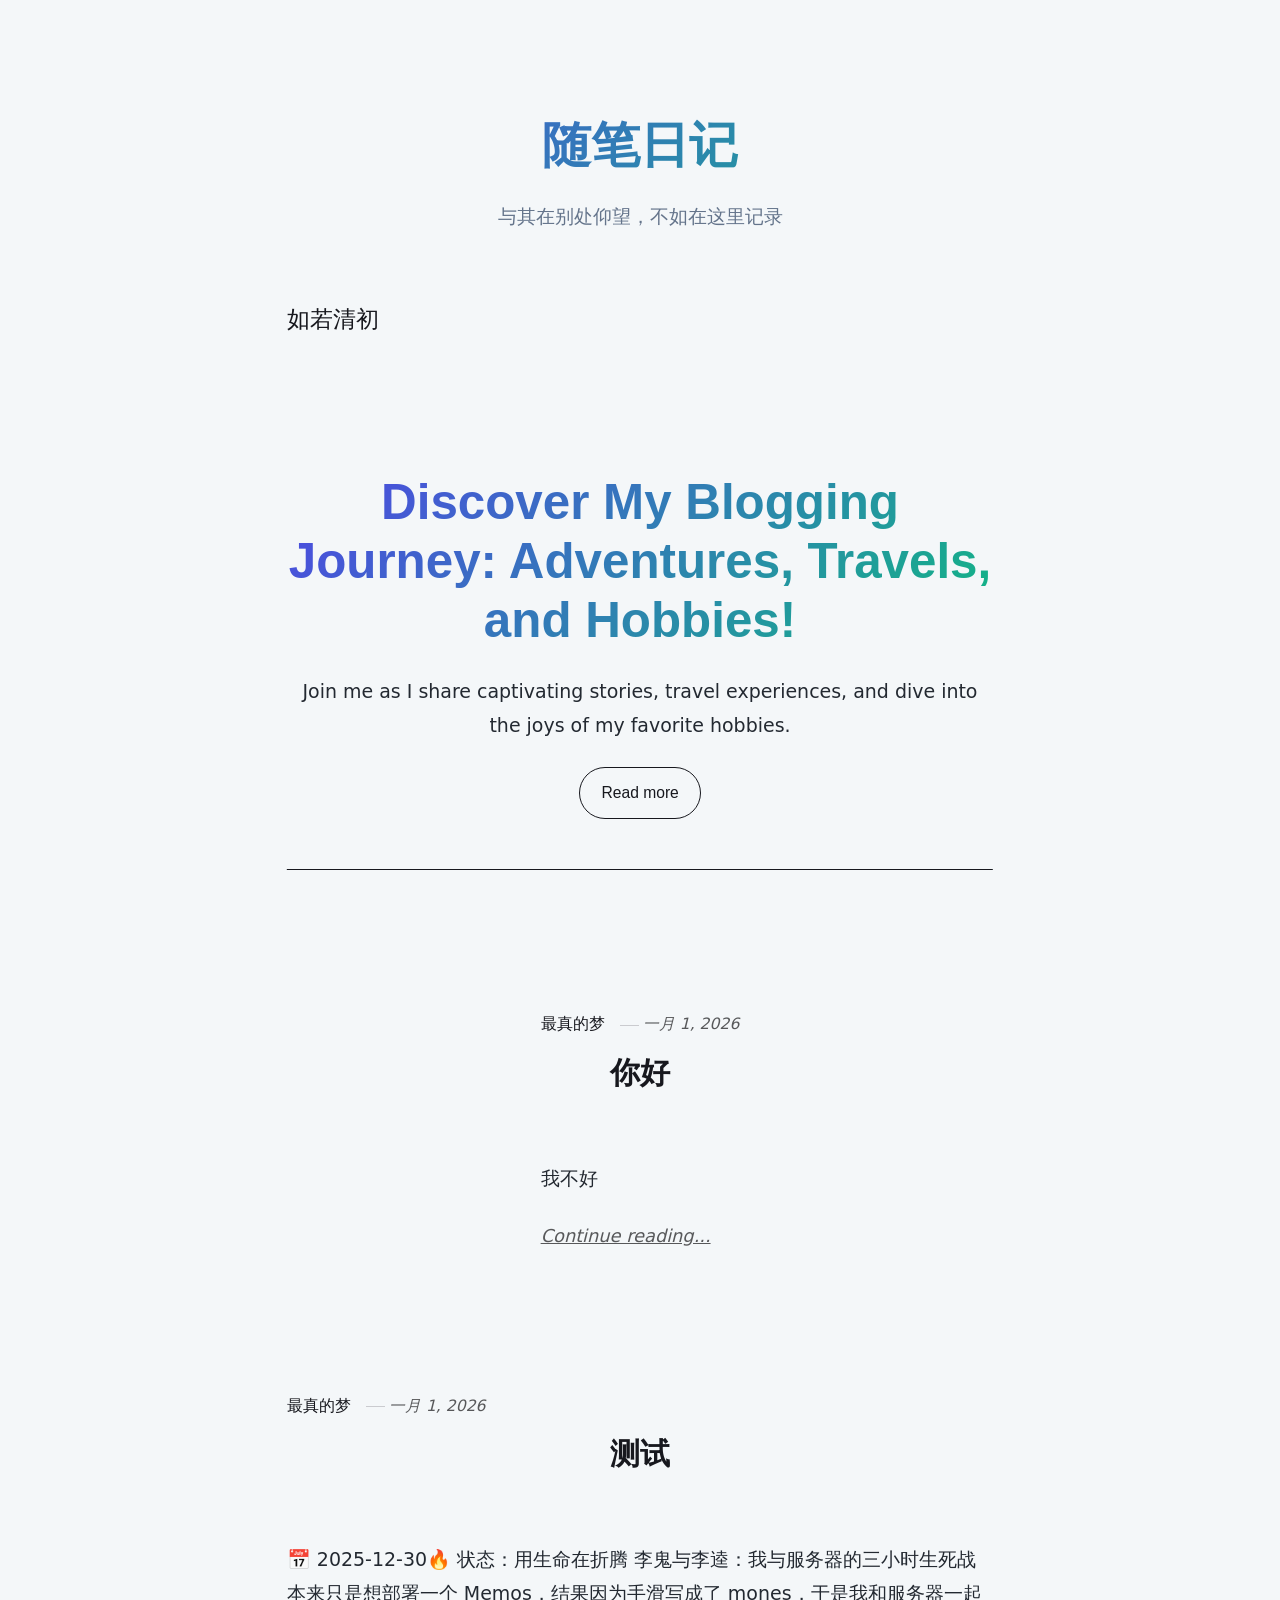
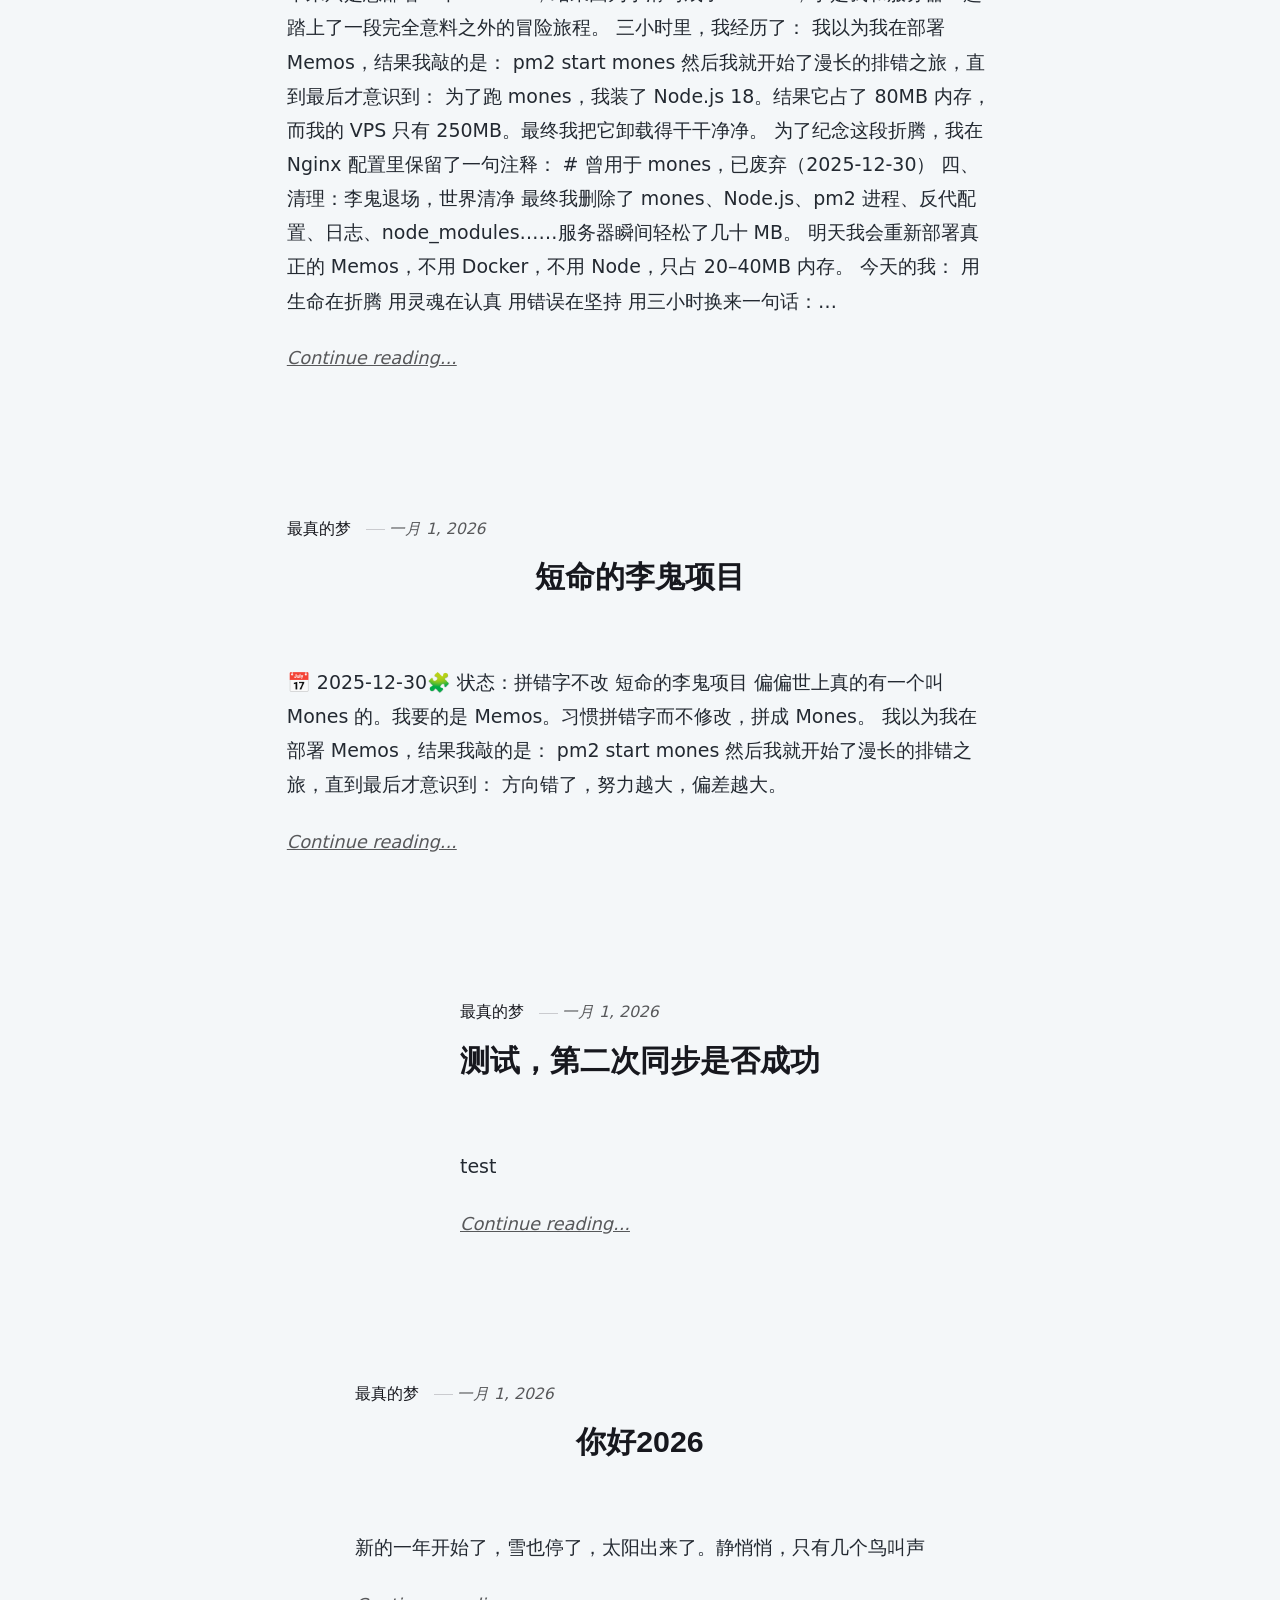
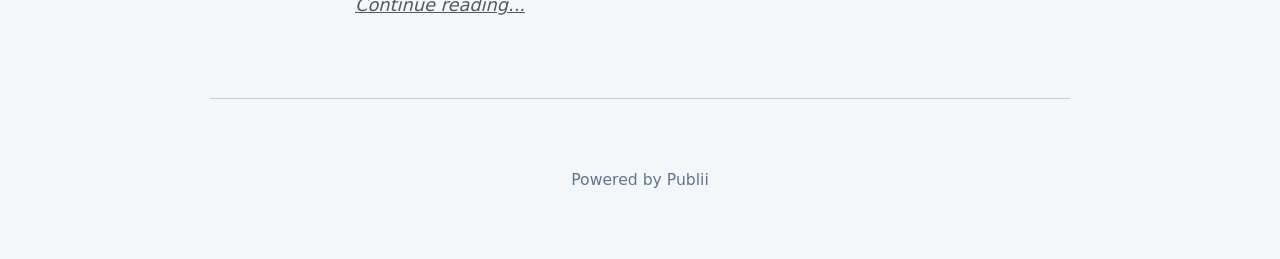
<file: index.html>
<!DOCTYPE html><html lang="zh-cn"><head><meta charset="utf-8"><meta http-equiv="X-UA-Compatible" content="IE=edge"><meta name="viewport" content="width=device-width,initial-scale=1"><title>如若清初</title><meta name="generator" content="Publii Open-Source CMS for Static Site"><link rel="canonical" href="https://weijinpro.github.io/gh-pages/"><link rel="alternate" type="application/atom+xml" href="https://weijinpro.github.io/gh-pages/feed.xml" title="如若清初 - RSS"><link rel="alternate" type="application/json" href="https://weijinpro.github.io/gh-pages/feed.json" title="如若清初 - JSON"><meta property="og:title" content="如若清初"><meta property="og:site_name" content="如若清初"><meta property="og:description" content=""><meta property="og:url" content="https://weijinpro.github.io/gh-pages/"><meta property="og:type" content="website"><link rel="stylesheet" href="https://weijinpro.github.io/gh-pages/assets/css/style.css?v=ff8572fa5810ca5ac93d30f82dda5213"><script type="application/ld+json">{"@context":"http://schema.org","@type":"Organization","name":"如若清初","url":"https://weijinpro.github.io/gh-pages/"}</script><noscript><style>img[loading] {
                    opacity: 1;
                }</style></noscript><header><h1>随笔日记</h1><p style="color: var(--text-muted);">与其在别处仰望，不如在这里记录</p></header></head><body class="home-template"><header class="top js-header"><a class="logo" href="https://weijinpro.github.io/gh-pages/">如若清初</a></header><main><div class="hero hero--noimage"><header class="hero__content"><div class="wrapper"><h1>Discover My Blogging Journey: Adventures, Travels, and Hobbies!</h1><p>Join me as I share captivating stories, travel experiences, and dive into the joys of my favorite hobbies.</p><p><a href="#" class="btn">Read more</a></p></div></header></div><div class="wrapper feed"><article class="feed__item feed__item--centered"><div class="feed__content"><header><div class="feed__meta"><a href="https://weijinpro.github.io/gh-pages/authors/zui-zhen-de-meng/" class="feed__author">最真的梦</a> <time datetime="2026-01-01T18:56" class="feed__date">一月 1, 2026</time></div><h2 class="feed__title"><a href="https://weijinpro.github.io/gh-pages/ni-hao.html">你好</a></h2></header><p>我不好</p><a href="https://weijinpro.github.io/gh-pages/ni-hao.html" class="readmore feed__readmore">Continue reading...</a></div></article><article class="feed__item feed__item--centered"><div class="feed__content"><header><div class="feed__meta"><a href="https://weijinpro.github.io/gh-pages/authors/zui-zhen-de-meng/" class="feed__author">最真的梦</a> <time datetime="2026-01-01T18:53" class="feed__date">一月 1, 2026</time></div><h2 class="feed__title"><a href="https://weijinpro.github.io/gh-pages/ce-shi.html">测试</a></h2></header><p>📅 2025-12-30🔥 状态：用生命在折腾 李鬼与李逵：我与服务器的三小时生死战 本来只是想部署一个 Memos，结果因为手滑写成了 mones，于是我和服务器一起踏上了一段完全意料之外的冒险旅程。 三小时里，我经历了： 我以为我在部署 Memos，结果我敲的是： pm2 start mones 然后我就开始了漫长的排错之旅，直到最后才意识到： 为了跑 mones，我装了 Node.js 18。结果它占了 80MB 内存，而我的 VPS 只有 250MB。最终我把它卸载得干干净净。 为了纪念这段折腾，我在 Nginx 配置里保留了一句注释： # 曾用于 mones，已废弃（2025-12-30） 四、清理：李鬼退场，世界清净 最终我删除了 mones、Node.js、pm2 进程、反代配置、日志、node_modules……服务器瞬间轻松了几十 MB。 明天我会重新部署真正的 Memos，不用 Docker，不用 Node，只占 20–40MB 内存。 今天的我： 用生命在折腾 用灵魂在认真 用错误在坚持 用三小时换来一句话：&hellip;</p><a href="https://weijinpro.github.io/gh-pages/ce-shi.html" class="readmore feed__readmore">Continue reading...</a></div></article><article class="feed__item feed__item--centered"><div class="feed__content"><header><div class="feed__meta"><a href="https://weijinpro.github.io/gh-pages/authors/zui-zhen-de-meng/" class="feed__author">最真的梦</a> <time datetime="2026-01-01T18:27" class="feed__date">一月 1, 2026</time></div><h2 class="feed__title"><a href="https://weijinpro.github.io/gh-pages/duan-ming-de-li-gui-xiang-mu.html">短命的李鬼项目</a></h2></header><p>📅 2025-12-30🧩 状态：拼错字不改 短命的李鬼项目 偏偏世上真的有一个叫 Mones 的。我要的是 Memos。习惯拼错字而不修改，拼成 Mones。 我以为我在部署 Memos，结果我敲的是： pm2 start mones 然后我就开始了漫长的排错之旅，直到最后才意识到： 方向错了，努力越大，偏差越大。</p><a href="https://weijinpro.github.io/gh-pages/duan-ming-de-li-gui-xiang-mu.html" class="readmore feed__readmore">Continue reading...</a></div></article><article class="feed__item feed__item--centered"><div class="feed__content"><header><div class="feed__meta"><a href="https://weijinpro.github.io/gh-pages/authors/zui-zhen-de-meng/" class="feed__author">最真的梦</a> <time datetime="2026-01-01T17:35" class="feed__date">一月 1, 2026</time></div><h2 class="feed__title"><a href="https://weijinpro.github.io/gh-pages/ce-shidi-er-ci-tong-bu-shi-fou-cheng-gong.html">测试，第二次同步是否成功</a></h2></header><p>test</p><a href="https://weijinpro.github.io/gh-pages/ce-shidi-er-ci-tong-bu-shi-fou-cheng-gong.html" class="readmore feed__readmore">Continue reading...</a></div></article><article class="feed__item feed__item--centered"><div class="feed__content"><header><div class="feed__meta"><a href="https://weijinpro.github.io/gh-pages/authors/zui-zhen-de-meng/" class="feed__author">最真的梦</a> <time datetime="2026-01-01T12:03" class="feed__date">一月 1, 2026</time></div><h2 class="feed__title"><a href="https://weijinpro.github.io/gh-pages/ni-hao-2026.html">你好2026</a></h2></header><p>新的一年开始了，雪也停了，太阳出来了。静悄悄，只有几个鸟叫声</p><a href="https://weijinpro.github.io/gh-pages/ni-hao-2026.html" class="readmore feed__readmore">Continue reading...</a></div></article></div></main><footer class="footer"><div class="wrapper"><div class="footer__copyright">Powered by Publii</div><button id="backToTop" class="footer__bttop" aria-label="Back to top" title="Back to top"><svg width="20" height="20"><use xlink:href="https://weijinpro.github.io/gh-pages/assets/svg/svg-map.svg#toparrow"/></svg></button></div></footer><script defer="defer" src="https://weijinpro.github.io/gh-pages/assets/js/scripts.min.js?v=700105c316933a8202041b6415abb233"></script><script>window.publiiThemeMenuConfig={mobileMenuMode:'sidebar',animationSpeed:300,submenuWidth: 'auto',doubleClickTime:500,mobileMenuExpandableSubmenus:true,relatedContainerForOverlayMenuSelector:'.top'};</script><script>var images = document.querySelectorAll('img[loading]');
        for (var i = 0; i < images.length; i++) {
            if (images[i].complete) {
                images[i].classList.add('is-loaded');
            } else {
                images[i].addEventListener('load', function () {
                    this.classList.add('is-loaded');
                }, false);
            }
        }</script></body></html>
</file>
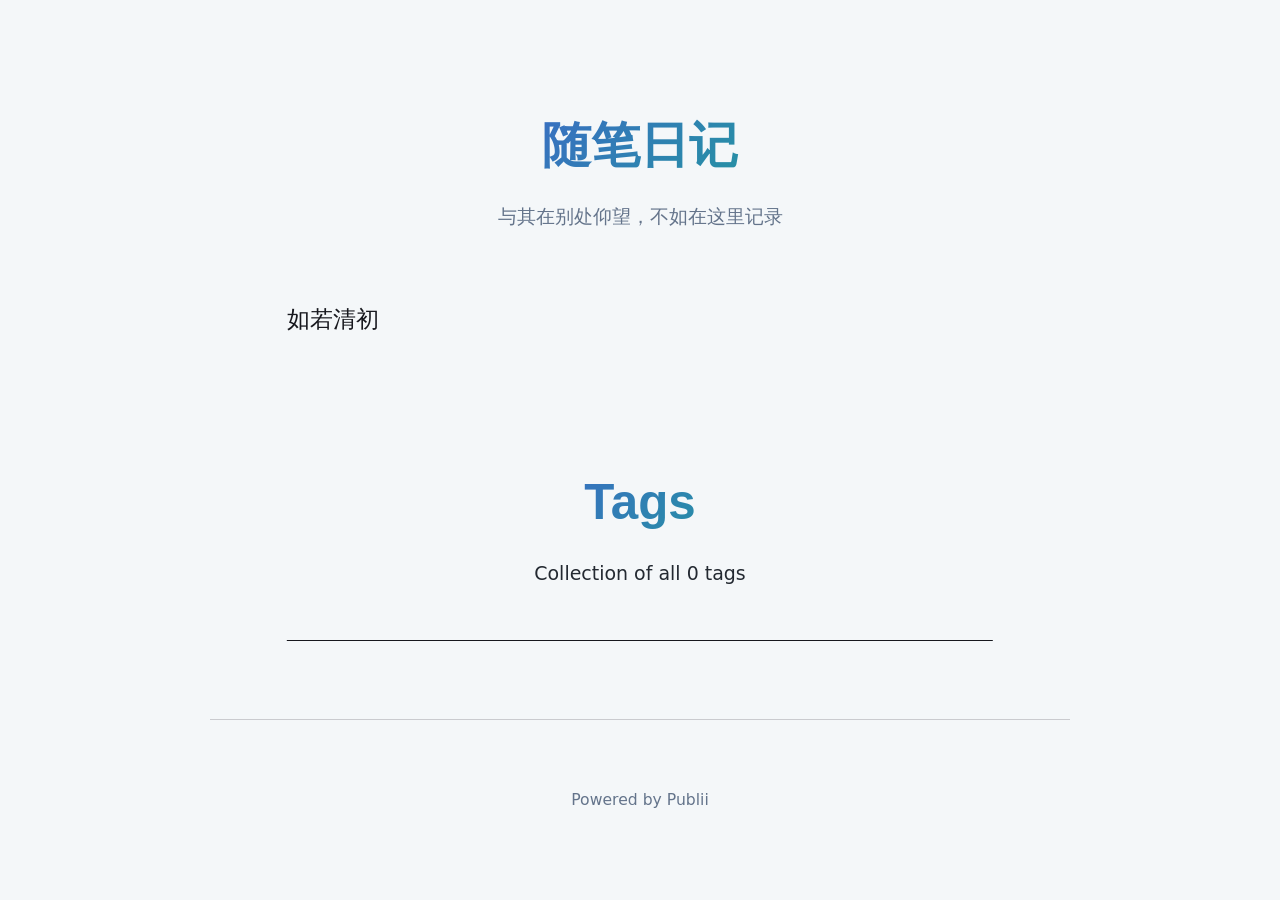
<file: tags/index.html>
<!DOCTYPE html><html lang="zh-cn"><head><meta charset="utf-8"><meta http-equiv="X-UA-Compatible" content="IE=edge"><meta name="viewport" content="width=device-width,initial-scale=1"><title>All tags - 如若清初</title><meta name="robots" content="noindex, follow"><meta name="generator" content="Publii Open-Source CMS for Static Site"><link rel="alternate" type="application/atom+xml" href="https://weijinpro.github.io/gh-pages/feed.xml" title="如若清初 - RSS"><link rel="alternate" type="application/json" href="https://weijinpro.github.io/gh-pages/feed.json" title="如若清初 - JSON"><meta property="og:title" content="如若清初"><meta property="og:site_name" content="如若清初"><meta property="og:description" content=""><meta property="og:url" content="https://weijinpro.github.io/gh-pages/tags/"><meta property="og:type" content="website"><link rel="stylesheet" href="https://weijinpro.github.io/gh-pages/assets/css/style.css?v=ff8572fa5810ca5ac93d30f82dda5213"><script type="application/ld+json">{"@context":"http://schema.org","@type":"Organization","name":"如若清初","url":"https://weijinpro.github.io/gh-pages/"}</script><noscript><style>img[loading] {
                    opacity: 1;
                }</style></noscript><header><h1>随笔日记</h1><p style="color: var(--text-muted);">与其在别处仰望，不如在这里记录</p></header></head><body class="tags-template"><header class="top js-header"><a class="logo" href="https://weijinpro.github.io/gh-pages/">如若清初</a></header><main class="page page--tags"><div class="hero hero--noimage"><header class="hero__content"><div class="wrapper"><h1>Tags</h1><p class="page__desc">Collection of all 0 tags</p></div></header></div><div class="wrapper"><ul class="feed feed--grid"></ul></div></main><footer class="footer"><div class="wrapper"><div class="footer__copyright">Powered by Publii</div><button id="backToTop" class="footer__bttop" aria-label="Back to top" title="Back to top"><svg width="20" height="20"><use xlink:href="https://weijinpro.github.io/gh-pages/assets/svg/svg-map.svg#toparrow"/></svg></button></div></footer><script defer="defer" src="https://weijinpro.github.io/gh-pages/assets/js/scripts.min.js?v=700105c316933a8202041b6415abb233"></script><script>window.publiiThemeMenuConfig={mobileMenuMode:'sidebar',animationSpeed:300,submenuWidth: 'auto',doubleClickTime:500,mobileMenuExpandableSubmenus:true,relatedContainerForOverlayMenuSelector:'.top'};</script><script>var images = document.querySelectorAll('img[loading]');
        for (var i = 0; i < images.length; i++) {
            if (images[i].complete) {
                images[i].classList.add('is-loaded');
            } else {
                images[i].addEventListener('load', function () {
                    this.classList.add('is-loaded');
                }, false);
            }
        }</script></body></html>
</file>
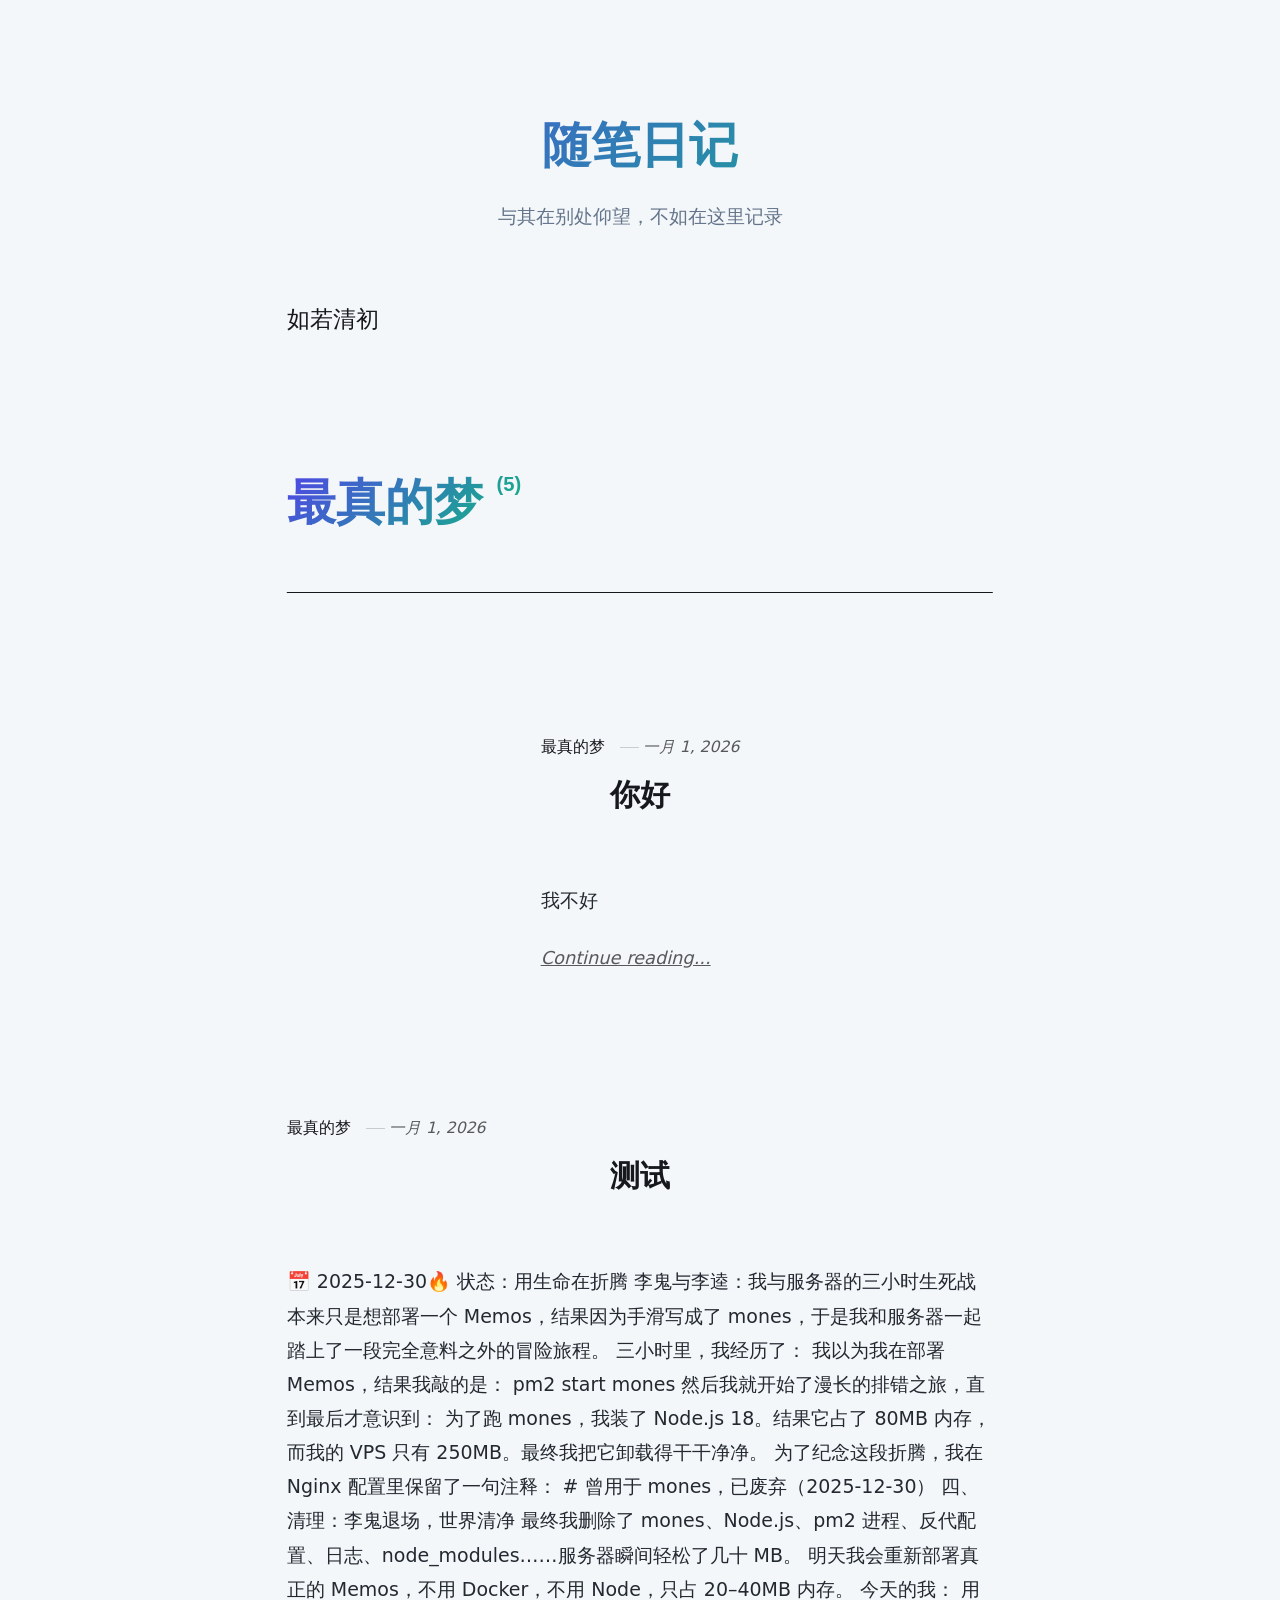
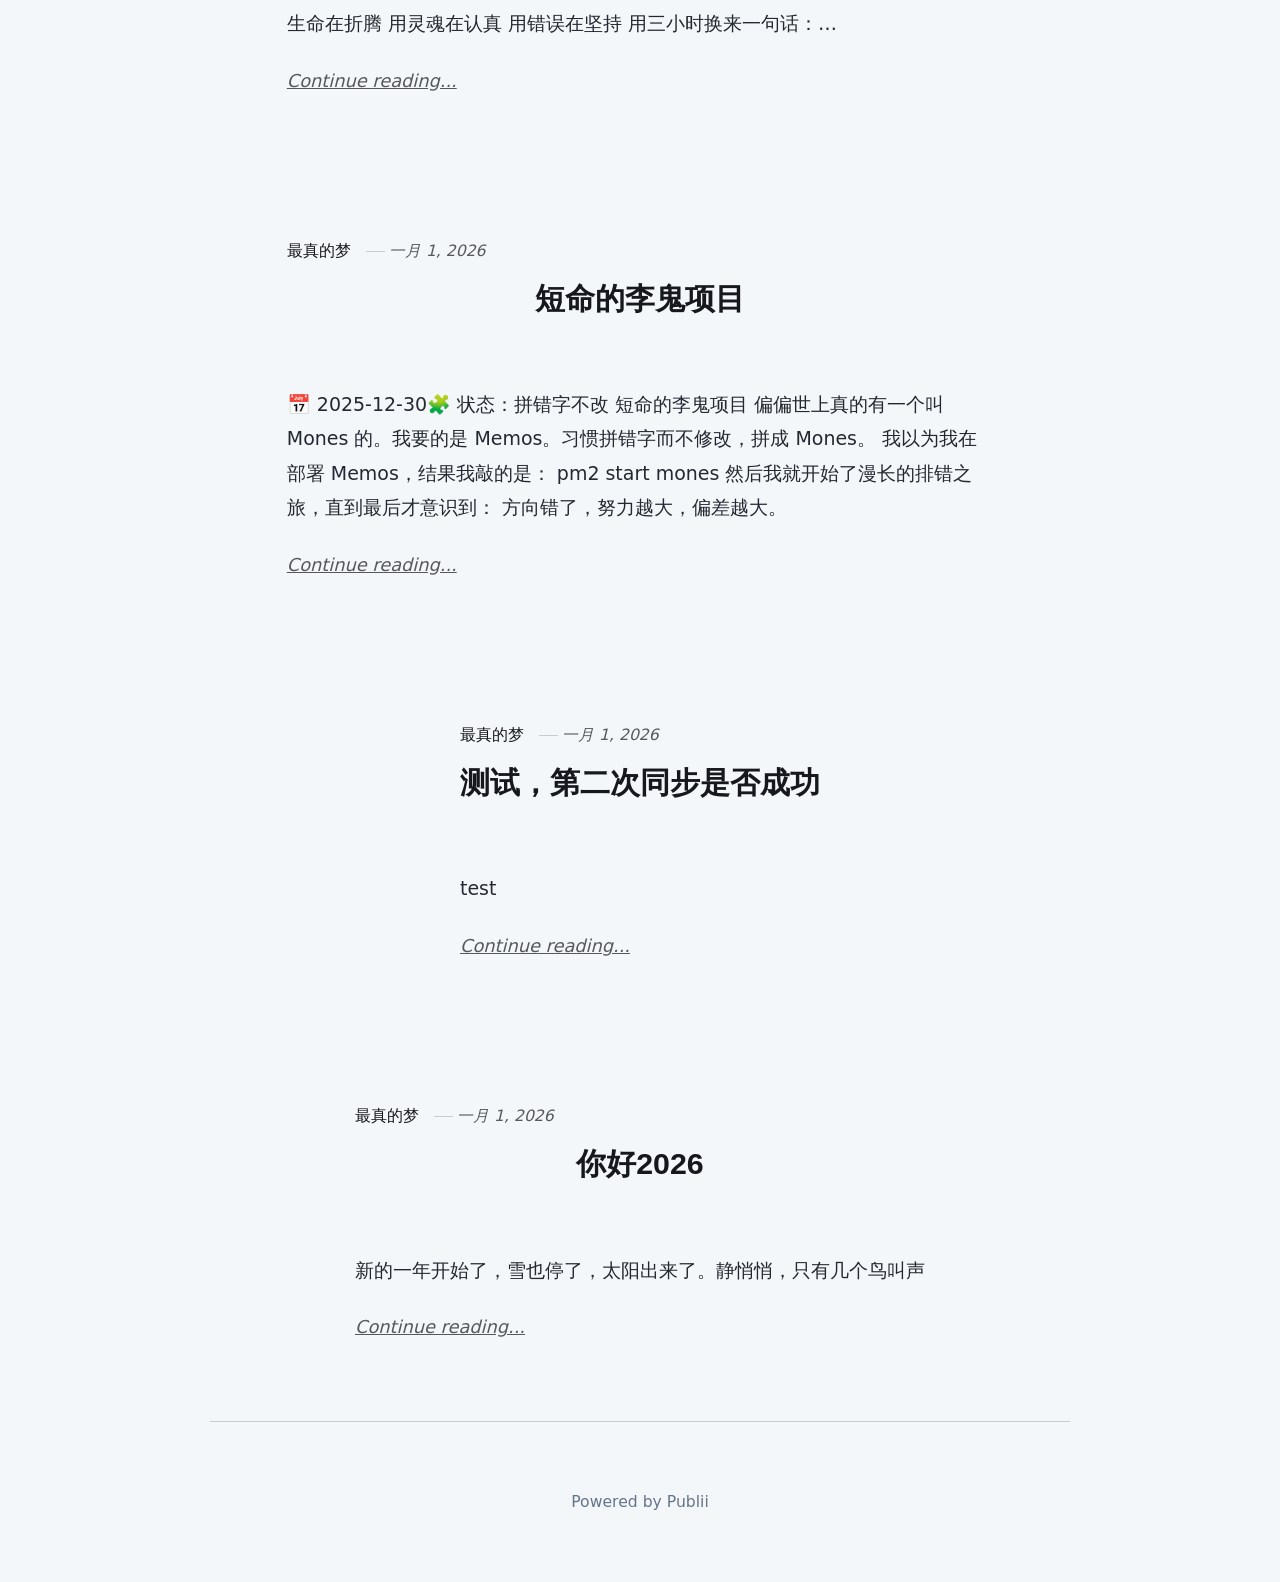
<file: authors/zui-zhen-de-meng/index.html>
<!DOCTYPE html><html lang="zh-cn"><head><meta charset="utf-8"><meta http-equiv="X-UA-Compatible" content="IE=edge"><meta name="viewport" content="width=device-width,initial-scale=1"><title>Author: 最真的梦 - 如若清初</title><meta name="robots" content="noindex, follow"><meta name="generator" content="Publii Open-Source CMS for Static Site"><link rel="alternate" type="application/atom+xml" href="https://weijinpro.github.io/gh-pages/feed.xml" title="如若清初 - RSS"><link rel="alternate" type="application/json" href="https://weijinpro.github.io/gh-pages/feed.json" title="如若清初 - JSON"><meta property="og:title" content="最真的梦"><meta property="og:site_name" content="如若清初"><meta property="og:description" content=""><meta property="og:url" content="https://weijinpro.github.io/gh-pages/authors/zui-zhen-de-meng/"><meta property="og:type" content="website"><link rel="stylesheet" href="https://weijinpro.github.io/gh-pages/assets/css/style.css?v=ff8572fa5810ca5ac93d30f82dda5213"><script type="application/ld+json">{"@context":"http://schema.org","@type":"Organization","name":"如若清初","url":"https://weijinpro.github.io/gh-pages/"}</script><noscript><style>img[loading] {
                    opacity: 1;
                }</style></noscript><header><h1>随笔日记</h1><p style="color: var(--text-muted);">与其在别处仰望，不如在这里记录</p></header></head><body class="author-template"><header class="top js-header"><a class="logo" href="https://weijinpro.github.io/gh-pages/">如若清初</a></header><main class="page page--author"><div class="hero hero--noimage"><header class="hero__content"><div class="wrapper page--author__wrapper"><div><h1>最真的梦 <sup>(5)</sup></h1></div></div></header></div><div class="wrapper feed"><article class="feed__item feed__item--centered"><div class="feed__content"><header><div class="feed__meta"><a href="https://weijinpro.github.io/gh-pages/authors/zui-zhen-de-meng/" class="feed__author">最真的梦</a> <time datetime="2026-01-01T18:56" class="feed__date">一月 1, 2026</time></div><h2 class="feed__title"><a href="https://weijinpro.github.io/gh-pages/ni-hao.html">你好</a></h2></header><p>我不好</p><a href="https://weijinpro.github.io/gh-pages/ni-hao.html" class="readmore feed__readmore">Continue reading...</a></div></article><article class="feed__item feed__item--centered"><div class="feed__content"><header><div class="feed__meta"><a href="https://weijinpro.github.io/gh-pages/authors/zui-zhen-de-meng/" class="feed__author">最真的梦</a> <time datetime="2026-01-01T18:53" class="feed__date">一月 1, 2026</time></div><h2 class="feed__title"><a href="https://weijinpro.github.io/gh-pages/ce-shi.html">测试</a></h2></header><p>📅 2025-12-30🔥 状态：用生命在折腾 李鬼与李逵：我与服务器的三小时生死战 本来只是想部署一个 Memos，结果因为手滑写成了 mones，于是我和服务器一起踏上了一段完全意料之外的冒险旅程。 三小时里，我经历了： 我以为我在部署 Memos，结果我敲的是： pm2 start mones 然后我就开始了漫长的排错之旅，直到最后才意识到： 为了跑 mones，我装了 Node.js 18。结果它占了 80MB 内存，而我的 VPS 只有 250MB。最终我把它卸载得干干净净。 为了纪念这段折腾，我在 Nginx 配置里保留了一句注释： # 曾用于 mones，已废弃（2025-12-30） 四、清理：李鬼退场，世界清净 最终我删除了 mones、Node.js、pm2 进程、反代配置、日志、node_modules……服务器瞬间轻松了几十 MB。 明天我会重新部署真正的 Memos，不用 Docker，不用 Node，只占 20–40MB 内存。 今天的我： 用生命在折腾 用灵魂在认真 用错误在坚持 用三小时换来一句话：&hellip;</p><a href="https://weijinpro.github.io/gh-pages/ce-shi.html" class="readmore feed__readmore">Continue reading...</a></div></article><article class="feed__item feed__item--centered"><div class="feed__content"><header><div class="feed__meta"><a href="https://weijinpro.github.io/gh-pages/authors/zui-zhen-de-meng/" class="feed__author">最真的梦</a> <time datetime="2026-01-01T18:27" class="feed__date">一月 1, 2026</time></div><h2 class="feed__title"><a href="https://weijinpro.github.io/gh-pages/duan-ming-de-li-gui-xiang-mu.html">短命的李鬼项目</a></h2></header><p>📅 2025-12-30🧩 状态：拼错字不改 短命的李鬼项目 偏偏世上真的有一个叫 Mones 的。我要的是 Memos。习惯拼错字而不修改，拼成 Mones。 我以为我在部署 Memos，结果我敲的是： pm2 start mones 然后我就开始了漫长的排错之旅，直到最后才意识到： 方向错了，努力越大，偏差越大。</p><a href="https://weijinpro.github.io/gh-pages/duan-ming-de-li-gui-xiang-mu.html" class="readmore feed__readmore">Continue reading...</a></div></article><article class="feed__item feed__item--centered"><div class="feed__content"><header><div class="feed__meta"><a href="https://weijinpro.github.io/gh-pages/authors/zui-zhen-de-meng/" class="feed__author">最真的梦</a> <time datetime="2026-01-01T17:35" class="feed__date">一月 1, 2026</time></div><h2 class="feed__title"><a href="https://weijinpro.github.io/gh-pages/ce-shidi-er-ci-tong-bu-shi-fou-cheng-gong.html">测试，第二次同步是否成功</a></h2></header><p>test</p><a href="https://weijinpro.github.io/gh-pages/ce-shidi-er-ci-tong-bu-shi-fou-cheng-gong.html" class="readmore feed__readmore">Continue reading...</a></div></article><article class="feed__item feed__item--centered"><div class="feed__content"><header><div class="feed__meta"><a href="https://weijinpro.github.io/gh-pages/authors/zui-zhen-de-meng/" class="feed__author">最真的梦</a> <time datetime="2026-01-01T12:03" class="feed__date">一月 1, 2026</time></div><h2 class="feed__title"><a href="https://weijinpro.github.io/gh-pages/ni-hao-2026.html">你好2026</a></h2></header><p>新的一年开始了，雪也停了，太阳出来了。静悄悄，只有几个鸟叫声</p><a href="https://weijinpro.github.io/gh-pages/ni-hao-2026.html" class="readmore feed__readmore">Continue reading...</a></div></article></div></main><footer class="footer"><div class="wrapper"><div class="footer__copyright">Powered by Publii</div><button id="backToTop" class="footer__bttop" aria-label="Back to top" title="Back to top"><svg width="20" height="20"><use xlink:href="https://weijinpro.github.io/gh-pages/assets/svg/svg-map.svg#toparrow"/></svg></button></div></footer><script defer="defer" src="https://weijinpro.github.io/gh-pages/assets/js/scripts.min.js?v=700105c316933a8202041b6415abb233"></script><script>window.publiiThemeMenuConfig={mobileMenuMode:'sidebar',animationSpeed:300,submenuWidth: 'auto',doubleClickTime:500,mobileMenuExpandableSubmenus:true,relatedContainerForOverlayMenuSelector:'.top'};</script><script>var images = document.querySelectorAll('img[loading]');
        for (var i = 0; i < images.length; i++) {
            if (images[i].complete) {
                images[i].classList.add('is-loaded');
            } else {
                images[i].addEventListener('load', function () {
                    this.classList.add('is-loaded');
                }, false);
            }
        }</script></body></html>
</file>
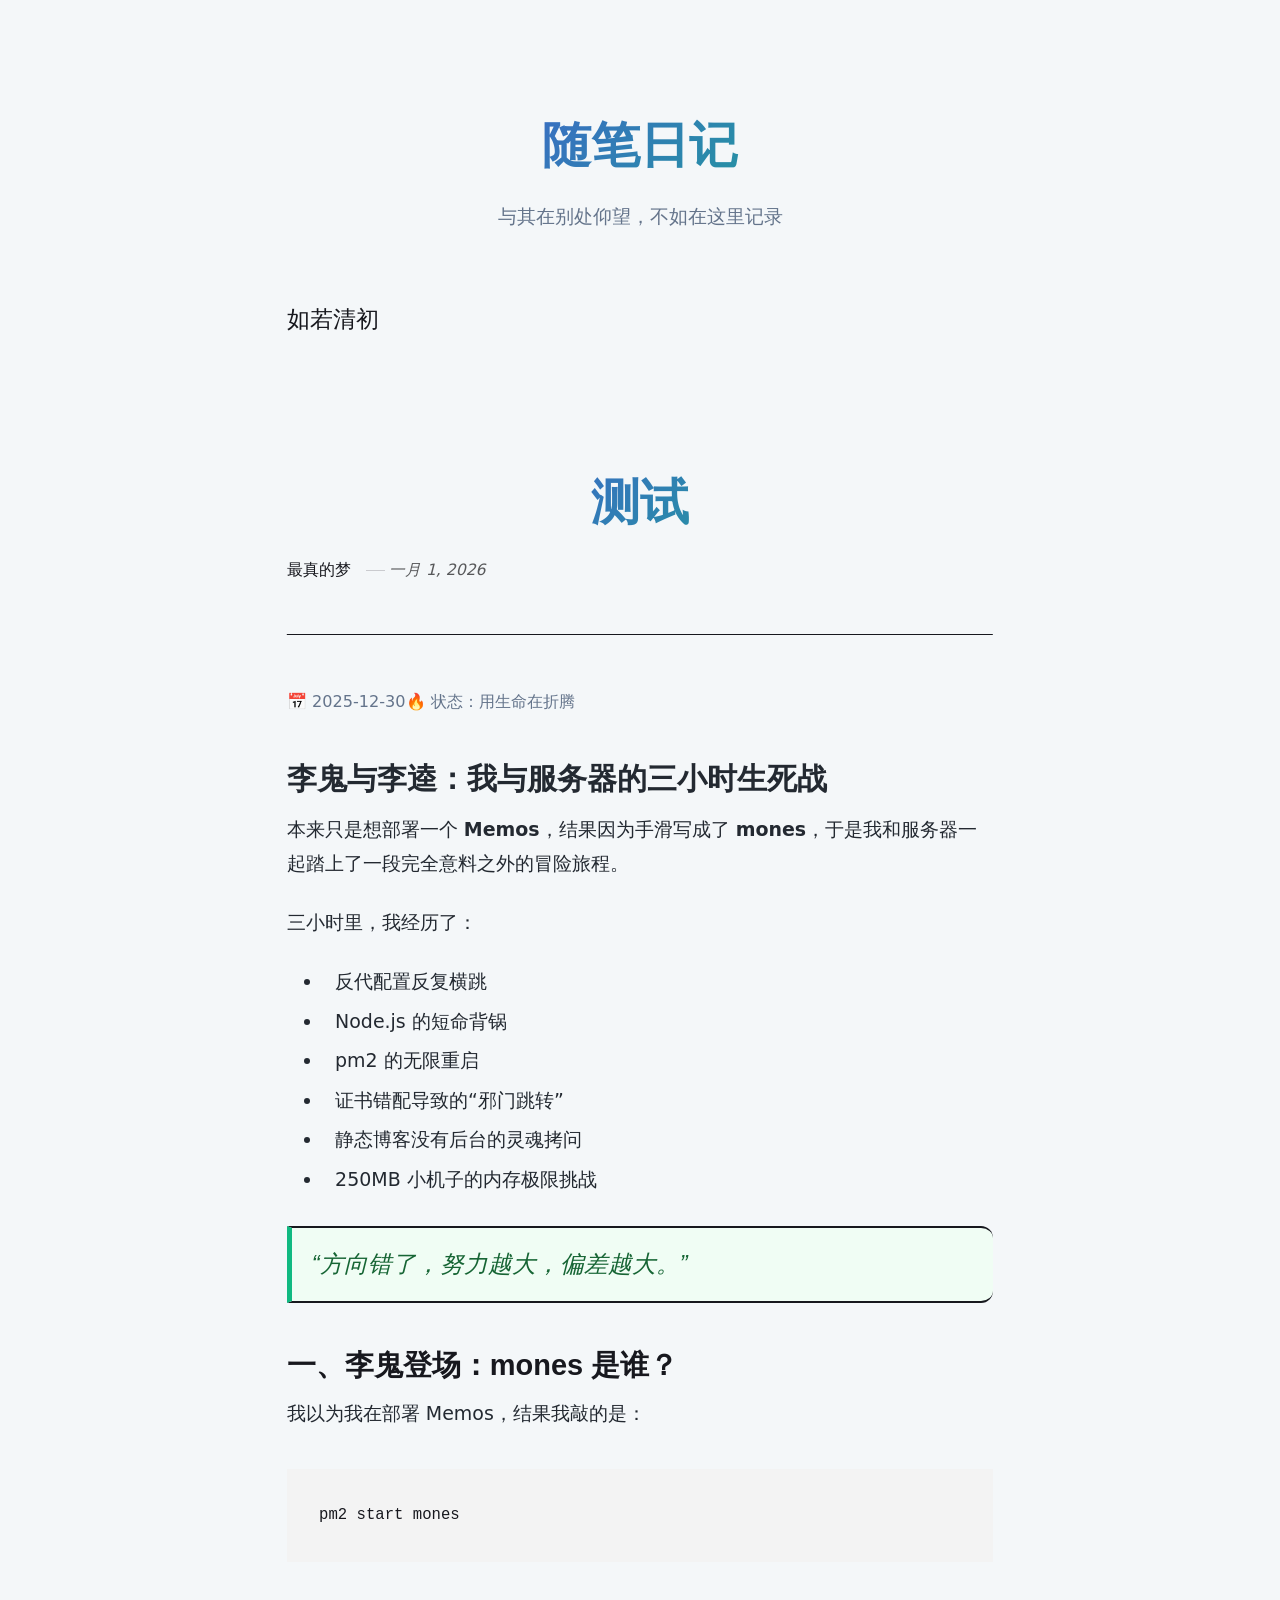
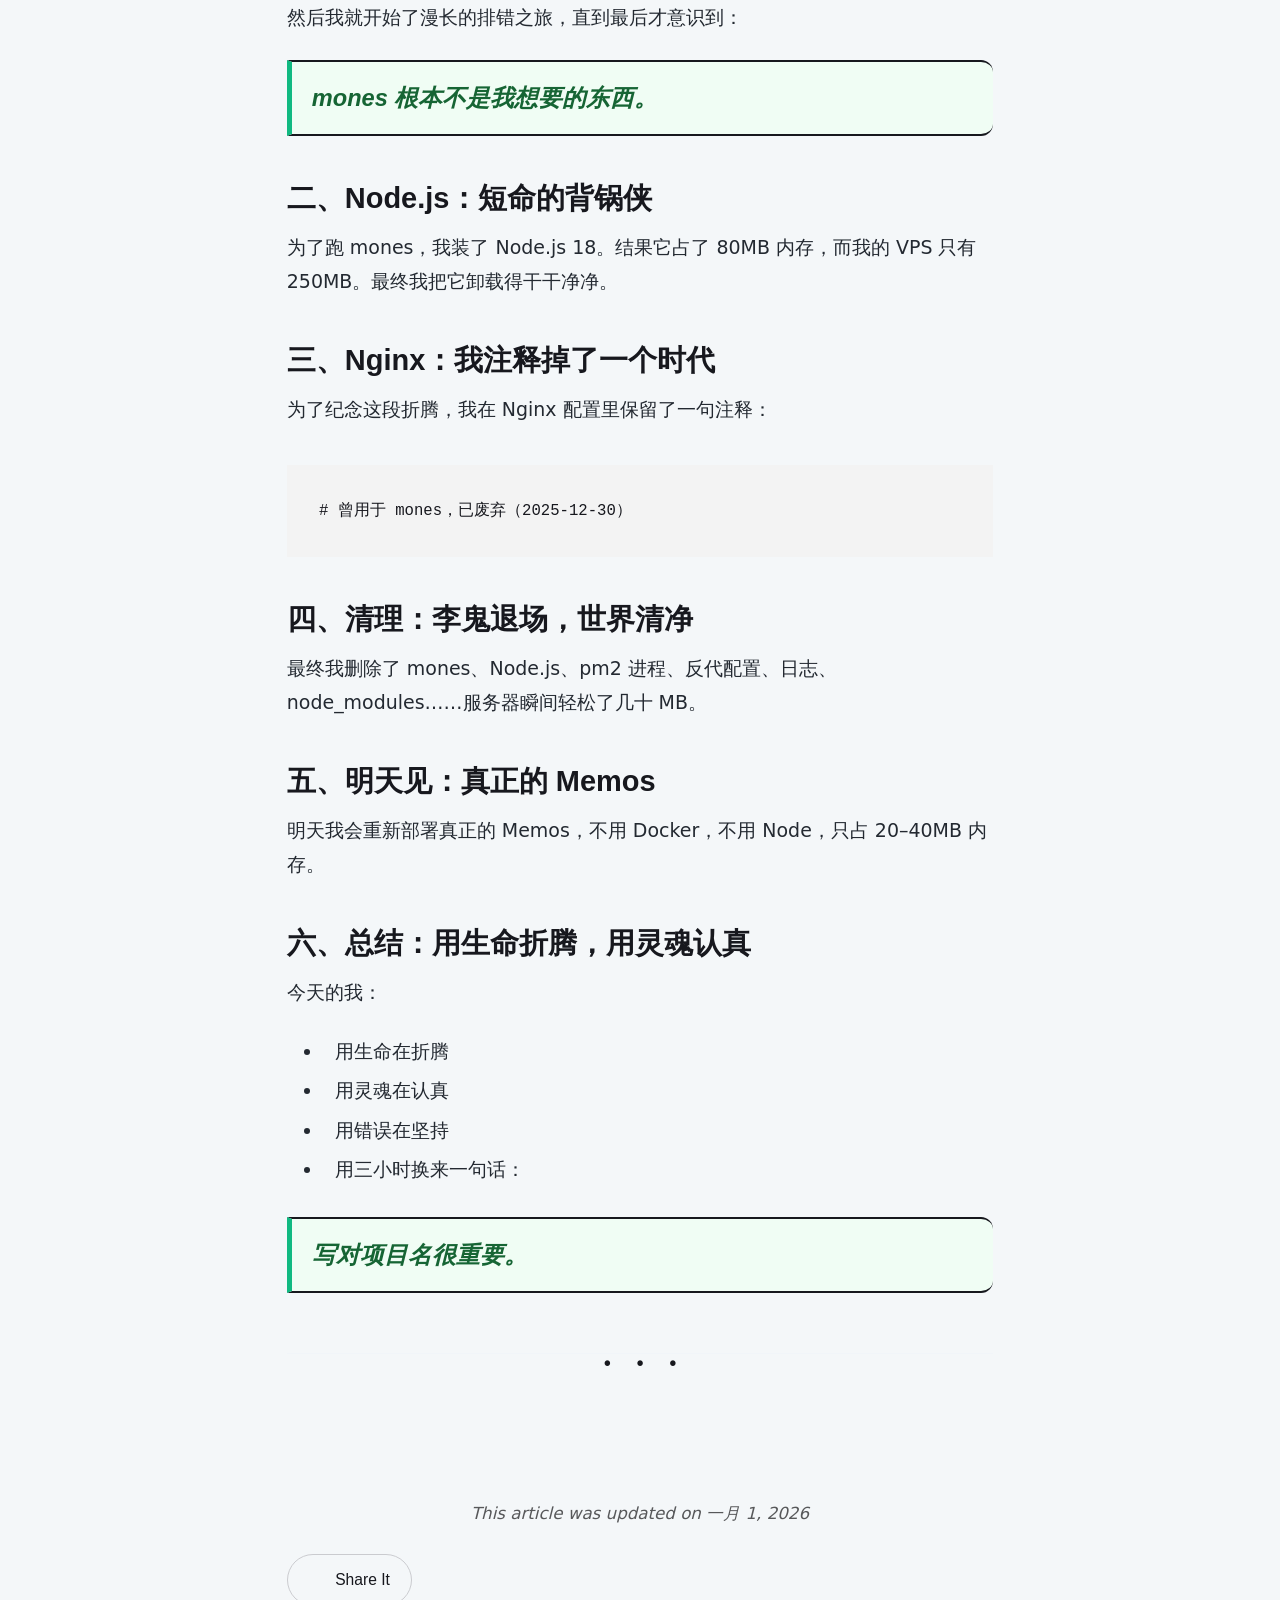
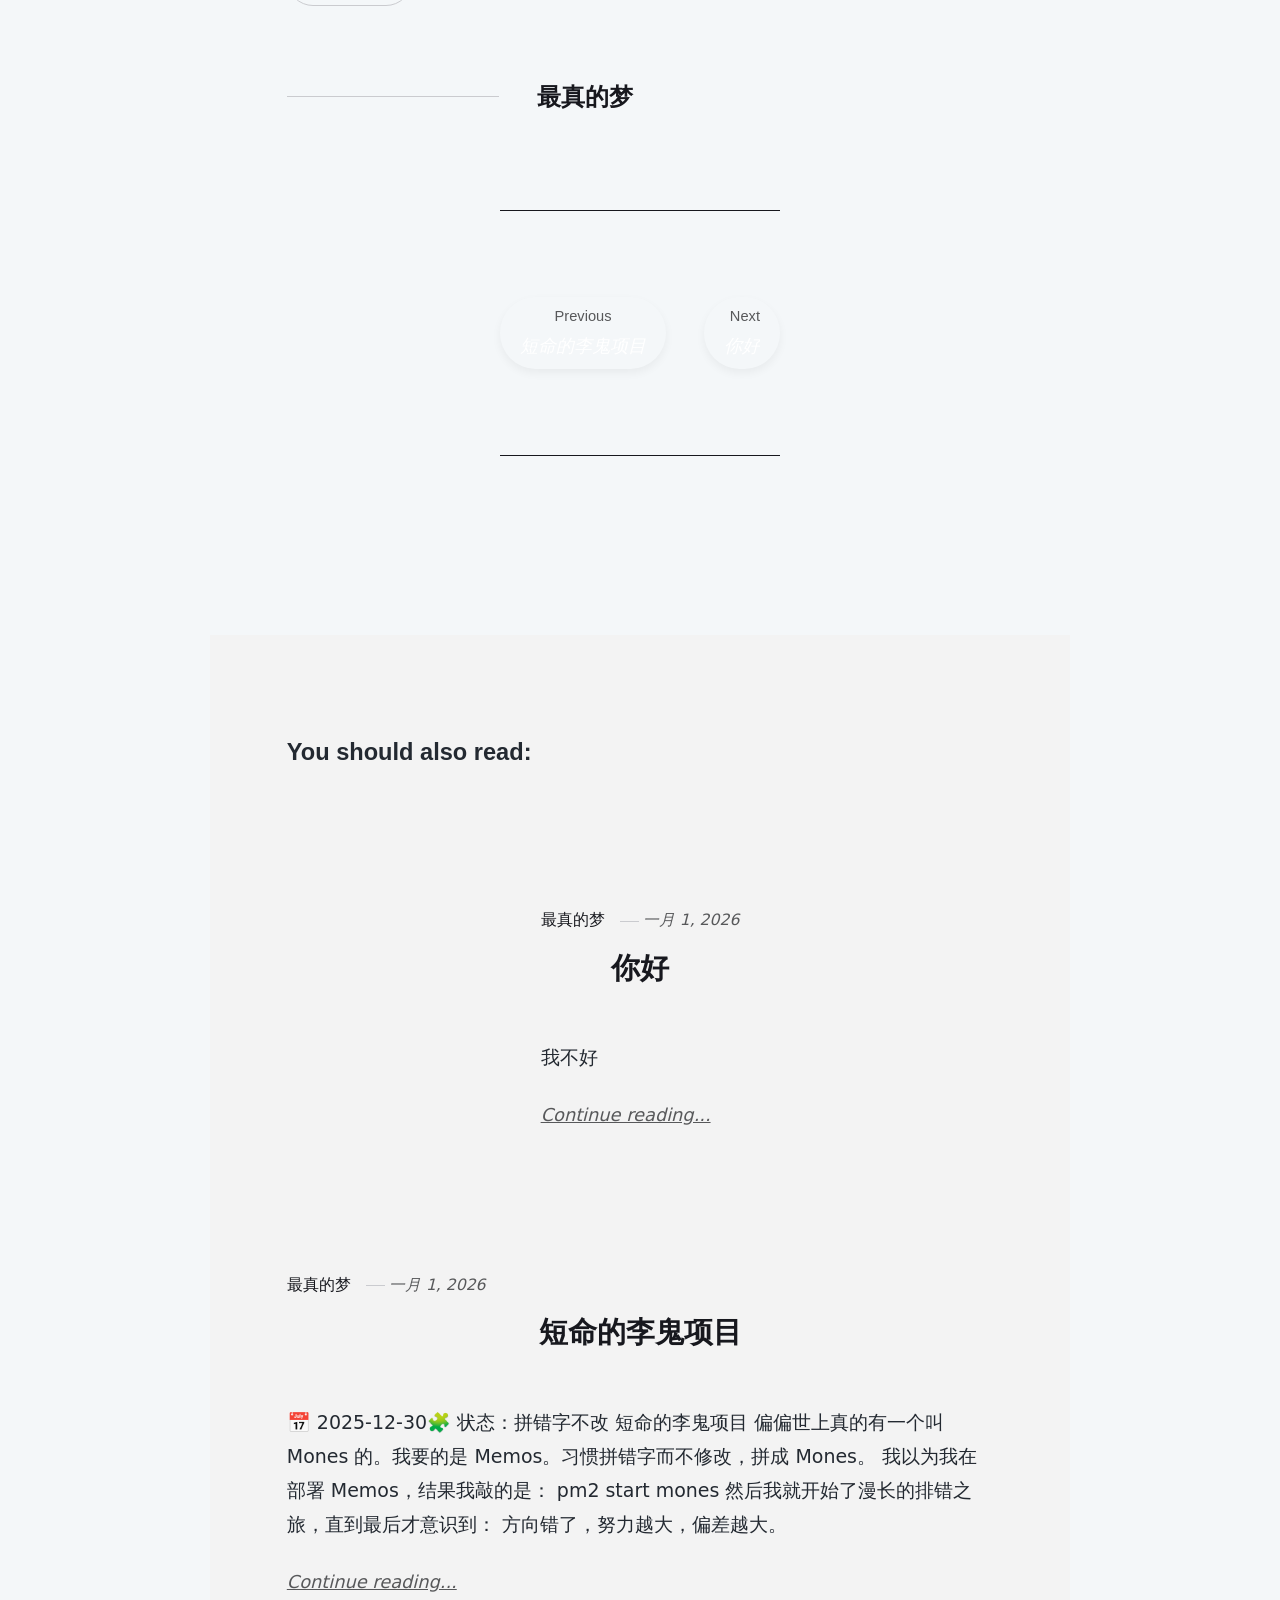
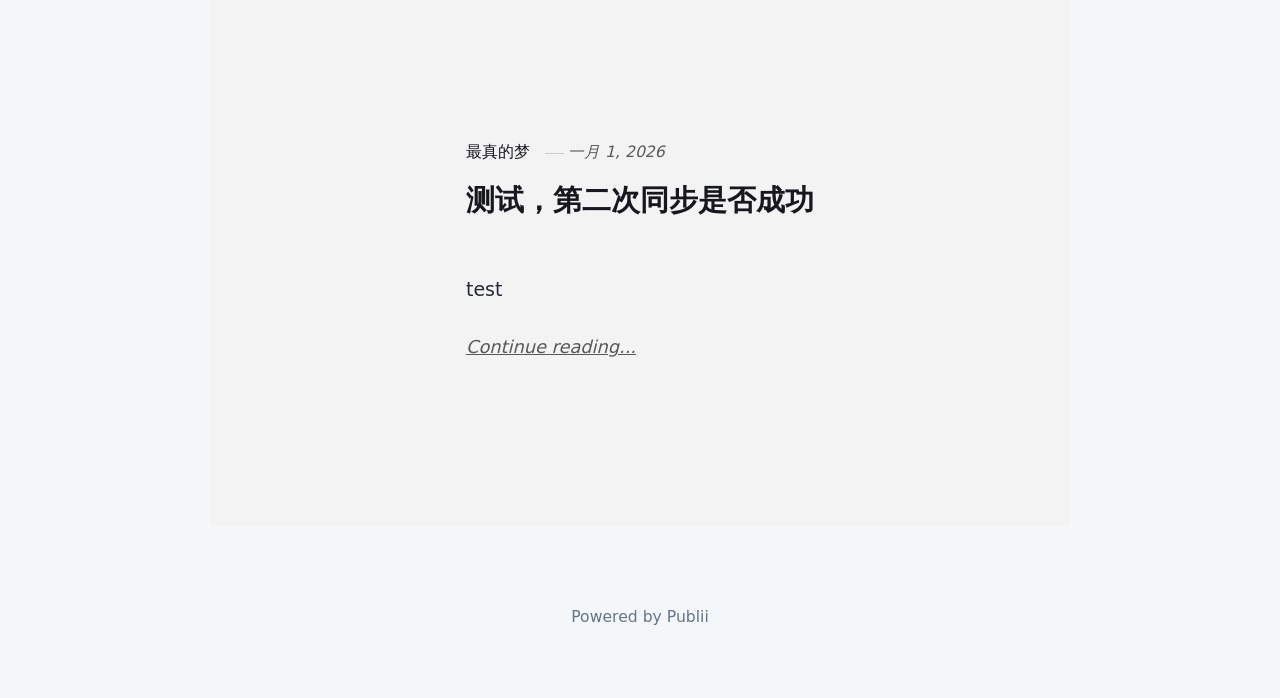
<file: ce-shi.html>
<!DOCTYPE html><html lang="zh-cn"><head><meta charset="utf-8"><meta http-equiv="X-UA-Compatible" content="IE=edge"><meta name="viewport" content="width=device-width,initial-scale=1"><title>测试 - 如若清初</title><meta name="description" content="📅 2025-12-30🔥 状态：用生命在折腾 李鬼与李逵：我与服务器的三小时生死战 本来只是想部署一个 Memos，结果因为手滑写成了 mones，于是我和服务器一起踏上了一段完全意料之外的冒险旅程。 三小时里，我经历了： 我以为我在部署 Memos，结果我敲的是： pm2 start mones 然后我就开始了漫长的排错之旅，直到最后才意识到： 为了跑 mones，我装了 Node.js 18。结果它占了 80MB 内存，而我的 VPS 只有 250MB。最终我把它卸载得干干净净。 为了纪念这段折腾，我在 Nginx 配置里保留了一句注释： # 曾用于 mones，已废弃（2025-12-30） 四、清理：李鬼退场，世界清净 最终我删除了 mones、Node.js、pm2 进程、反代配置、日志、node_modules……服务器瞬间轻松了几十 MB。 明天我会重新部署真正的 Memos，不用 Docker，不用 Node，只占 20–40MB 内存。 今天的我： 用生命在折腾 用灵魂在认真 用错误在坚持 用三小时换来一句话：&hellip;"><meta name="generator" content="Publii Open-Source CMS for Static Site"><link rel="canonical" href="https://weijinpro.github.io/gh-pages/ce-shi.html"><link rel="alternate" type="application/atom+xml" href="https://weijinpro.github.io/gh-pages/feed.xml" title="如若清初 - RSS"><link rel="alternate" type="application/json" href="https://weijinpro.github.io/gh-pages/feed.json" title="如若清初 - JSON"><meta property="og:title" content="测试"><meta property="og:site_name" content="如若清初"><meta property="og:description" content="📅 2025-12-30🔥 状态：用生命在折腾 李鬼与李逵：我与服务器的三小时生死战 本来只是想部署一个 Memos，结果因为手滑写成了 mones，于是我和服务器一起踏上了一段完全意料之外的冒险旅程。 三小时里，我经历了： 我以为我在部署 Memos，结果我敲的是： pm2 start mones 然后我就开始了漫长的排错之旅，直到最后才意识到： 为了跑 mones，我装了 Node.js 18。结果它占了 80MB 内存，而我的 VPS 只有 250MB。最终我把它卸载得干干净净。 为了纪念这段折腾，我在 Nginx 配置里保留了一句注释： # 曾用于 mones，已废弃（2025-12-30） 四、清理：李鬼退场，世界清净 最终我删除了 mones、Node.js、pm2 进程、反代配置、日志、node_modules……服务器瞬间轻松了几十 MB。 明天我会重新部署真正的 Memos，不用 Docker，不用 Node，只占 20–40MB 内存。 今天的我： 用生命在折腾 用灵魂在认真 用错误在坚持 用三小时换来一句话：&hellip;"><meta property="og:url" content="https://weijinpro.github.io/gh-pages/ce-shi.html"><meta property="og:type" content="article"><link rel="stylesheet" href="https://weijinpro.github.io/gh-pages/assets/css/style.css?v=ff8572fa5810ca5ac93d30f82dda5213"><script type="application/ld+json">{"@context":"http://schema.org","@type":"Article","mainEntityOfPage":{"@type":"WebPage","@id":"https://weijinpro.github.io/gh-pages/ce-shi.html"},"headline":"测试","datePublished":"2026-01-01T18:53+08:00","dateModified":"2026-01-01T18:55+08:00","description":"📅 2025-12-30🔥 状态：用生命在折腾 李鬼与李逵：我与服务器的三小时生死战 本来只是想部署一个 Memos，结果因为手滑写成了 mones，于是我和服务器一起踏上了一段完全意料之外的冒险旅程。 三小时里，我经历了： 我以为我在部署 Memos，结果我敲的是： pm2 start mones 然后我就开始了漫长的排错之旅，直到最后才意识到： 为了跑 mones，我装了 Node.js 18。结果它占了 80MB 内存，而我的 VPS 只有 250MB。最终我把它卸载得干干净净。 为了纪念这段折腾，我在 Nginx 配置里保留了一句注释： # 曾用于 mones，已废弃（2025-12-30） 四、清理：李鬼退场，世界清净 最终我删除了 mones、Node.js、pm2 进程、反代配置、日志、node_modules……服务器瞬间轻松了几十 MB。 明天我会重新部署真正的 Memos，不用 Docker，不用 Node，只占 20–40MB 内存。 今天的我： 用生命在折腾 用灵魂在认真 用错误在坚持 用三小时换来一句话：&hellip;","author":{"@type":"Person","name":"最真的梦","url":"https://weijinpro.github.io/gh-pages/authors/zui-zhen-de-meng/"},"publisher":{"@type":"Organization","name":"最真的梦"}}</script><noscript><style>img[loading] {
                    opacity: 1;
                }</style></noscript><header><h1>随笔日记</h1><p style="color: var(--text-muted);">与其在别处仰望，不如在这里记录</p></header></head><body class="post-template"><header class="top js-header"><a class="logo" href="https://weijinpro.github.io/gh-pages/">如若清初</a></header><main class="post"><article class="content"><div class="hero hero--noimage"><header class="hero__content"><div class="wrapper"><h1>测试</h1><div class="feed__meta content__meta"><a href="https://weijinpro.github.io/gh-pages/authors/zui-zhen-de-meng/" class="feed__author">最真的梦</a> <time datetime="2026-01-01T18:53" class="feed__date">一月 1, 2026</time></div></div></header></div><div class="entry-wrapper content__entry"><article><div class="meta-info">📅 2025-12-30🔥 状态：用生命在折腾</div><h2>李鬼与李逵：我与服务器的三小时生死战</h2><p>本来只是想部署一个 <strong>Memos</strong>，结果因为手滑写成了 <strong>mones</strong>，于是我和服务器一起踏上了一段完全意料之外的冒险旅程。</p><p>三小时里，我经历了：</p><ul><li>反代配置反复横跳</li><li>Node.js 的短命背锅</li><li>pm2 的无限重启</li><li>证书错配导致的“邪门跳转”</li><li>静态博客没有后台的灵魂拷问</li><li>250MB 小机子的内存极限挑战</li></ul><blockquote>“方向错了，努力越大，偏差越大。”</blockquote><h3>一、李鬼登场：mones 是谁？</h3><p>我以为我在部署 Memos，结果我敲的是：</p><pre><code>pm2 start mones</code></pre><p>然后我就开始了漫长的排错之旅，直到最后才意识到：</p><blockquote><strong>mones 根本不是我想要的东西。</strong></blockquote><h3>二、Node.js：短命的背锅侠</h3><p>为了跑 mones，我装了 Node.js 18。结果它占了 80MB 内存，而我的 VPS 只有 250MB。最终我把它卸载得干干净净。</p><h3>三、Nginx：我注释掉了一个时代</h3><p>为了纪念这段折腾，我在 Nginx 配置里保留了一句注释：</p><pre><code># 曾用于 mones，已废弃（2025-12-30）</code></pre><h3>四、清理：李鬼退场，世界清净</h3><p>最终我删除了 mones、Node.js、pm2 进程、反代配置、日志、node_modules……服务器瞬间轻松了几十 MB。</p><h3>五、明天见：真正的 Memos</h3><p>明天我会重新部署真正的 Memos，不用 Docker，不用 Node，只占 20–40MB 内存。</p><h3>六、总结：用生命折腾，用灵魂认真</h3><p>今天的我：</p><ul><li>用生命在折腾</li><li>用灵魂在认真</li><li>用错误在坚持</li><li>用三小时换来一句话：</li></ul><blockquote><strong>写对项目名很重要。</strong></blockquote></article><hr></div><footer class="content__footer"><div class="entry-wrapper"><p class="content__updated">This article was updated on 一月 1, 2026</p><div class="content__actions"><div class="content__share"><button class="btn--icon content__share-button js-content__share-button"><svg width="20" height="20" aria-hidden="true"><use xlink:href="https://weijinpro.github.io/gh-pages/assets/svg/svg-map.svg#share"></use></svg> <span>Share It</span></button><div class="content__share-popup js-content__share-popup"></div></div></div><div class="content__bio bio"><div><h3 class="h4 bio__name"><a href="https://weijinpro.github.io/gh-pages/authors/zui-zhen-de-meng/" rel="author">最真的梦</a></h3></div></div></div><nav class="content__nav"><div class="wrapper"><div class="content__nav-inner"><div class="content__nav-prev"><a href="https://weijinpro.github.io/gh-pages/duan-ming-de-li-gui-xiang-mu.html" class="content__nav-link" rel="prev"><div><span>Previous</span> 短命的李鬼项目</div></a></div><div class="content__nav-next"><a href="https://weijinpro.github.io/gh-pages/ni-hao.html" class="content__nav-link" rel="next"><div><span>Next</span> 你好</div></a></div></div></div></nav></footer></article><div class="content__related related"><div class="wrapper"><h2 class="h4 related__title">You should also read:</h2><article class="feed__item feed__item--centered"><div class="feed__content"><header><div class="feed__meta"><a href="https://weijinpro.github.io/gh-pages/authors/zui-zhen-de-meng/" class="feed__author">最真的梦</a> <time datetime="2026-01-01T18:56" class="feed__date">一月 1, 2026</time></div><h3 class="feed__title"><a href="https://weijinpro.github.io/gh-pages/ni-hao.html">你好</a></h3></header><p>我不好</p><a href="https://weijinpro.github.io/gh-pages/ni-hao.html" class="readmore feed__readmore">Continue reading...</a></div></article><article class="feed__item feed__item--centered"><div class="feed__content"><header><div class="feed__meta"><a href="https://weijinpro.github.io/gh-pages/authors/zui-zhen-de-meng/" class="feed__author">最真的梦</a> <time datetime="2026-01-01T18:27" class="feed__date">一月 1, 2026</time></div><h3 class="feed__title"><a href="https://weijinpro.github.io/gh-pages/duan-ming-de-li-gui-xiang-mu.html">短命的李鬼项目</a></h3></header><p>📅 2025-12-30🧩 状态：拼错字不改 短命的李鬼项目 偏偏世上真的有一个叫 Mones 的。我要的是 Memos。习惯拼错字而不修改，拼成 Mones。 我以为我在部署 Memos，结果我敲的是： pm2 start mones 然后我就开始了漫长的排错之旅，直到最后才意识到： 方向错了，努力越大，偏差越大。</p><a href="https://weijinpro.github.io/gh-pages/duan-ming-de-li-gui-xiang-mu.html" class="readmore feed__readmore">Continue reading...</a></div></article><article class="feed__item feed__item--centered"><div class="feed__content"><header><div class="feed__meta"><a href="https://weijinpro.github.io/gh-pages/authors/zui-zhen-de-meng/" class="feed__author">最真的梦</a> <time datetime="2026-01-01T17:35" class="feed__date">一月 1, 2026</time></div><h3 class="feed__title"><a href="https://weijinpro.github.io/gh-pages/ce-shidi-er-ci-tong-bu-shi-fou-cheng-gong.html">测试，第二次同步是否成功</a></h3></header><p>test</p><a href="https://weijinpro.github.io/gh-pages/ce-shidi-er-ci-tong-bu-shi-fou-cheng-gong.html" class="readmore feed__readmore">Continue reading...</a></div></article></div></div></main><footer class="footer footer--glued"><div class="wrapper"><div class="footer__copyright">Powered by Publii</div><button id="backToTop" class="footer__bttop" aria-label="Back to top" title="Back to top"><svg width="20" height="20"><use xlink:href="https://weijinpro.github.io/gh-pages/assets/svg/svg-map.svg#toparrow"/></svg></button></div></footer><script defer="defer" src="https://weijinpro.github.io/gh-pages/assets/js/scripts.min.js?v=700105c316933a8202041b6415abb233"></script><script>window.publiiThemeMenuConfig={mobileMenuMode:'sidebar',animationSpeed:300,submenuWidth: 'auto',doubleClickTime:500,mobileMenuExpandableSubmenus:true,relatedContainerForOverlayMenuSelector:'.top'};</script><script>var images = document.querySelectorAll('img[loading]');
        for (var i = 0; i < images.length; i++) {
            if (images[i].complete) {
                images[i].classList.add('is-loaded');
            } else {
                images[i].addEventListener('load', function () {
                    this.classList.add('is-loaded');
                }, false);
            }
        }</script></body></html>
</file>
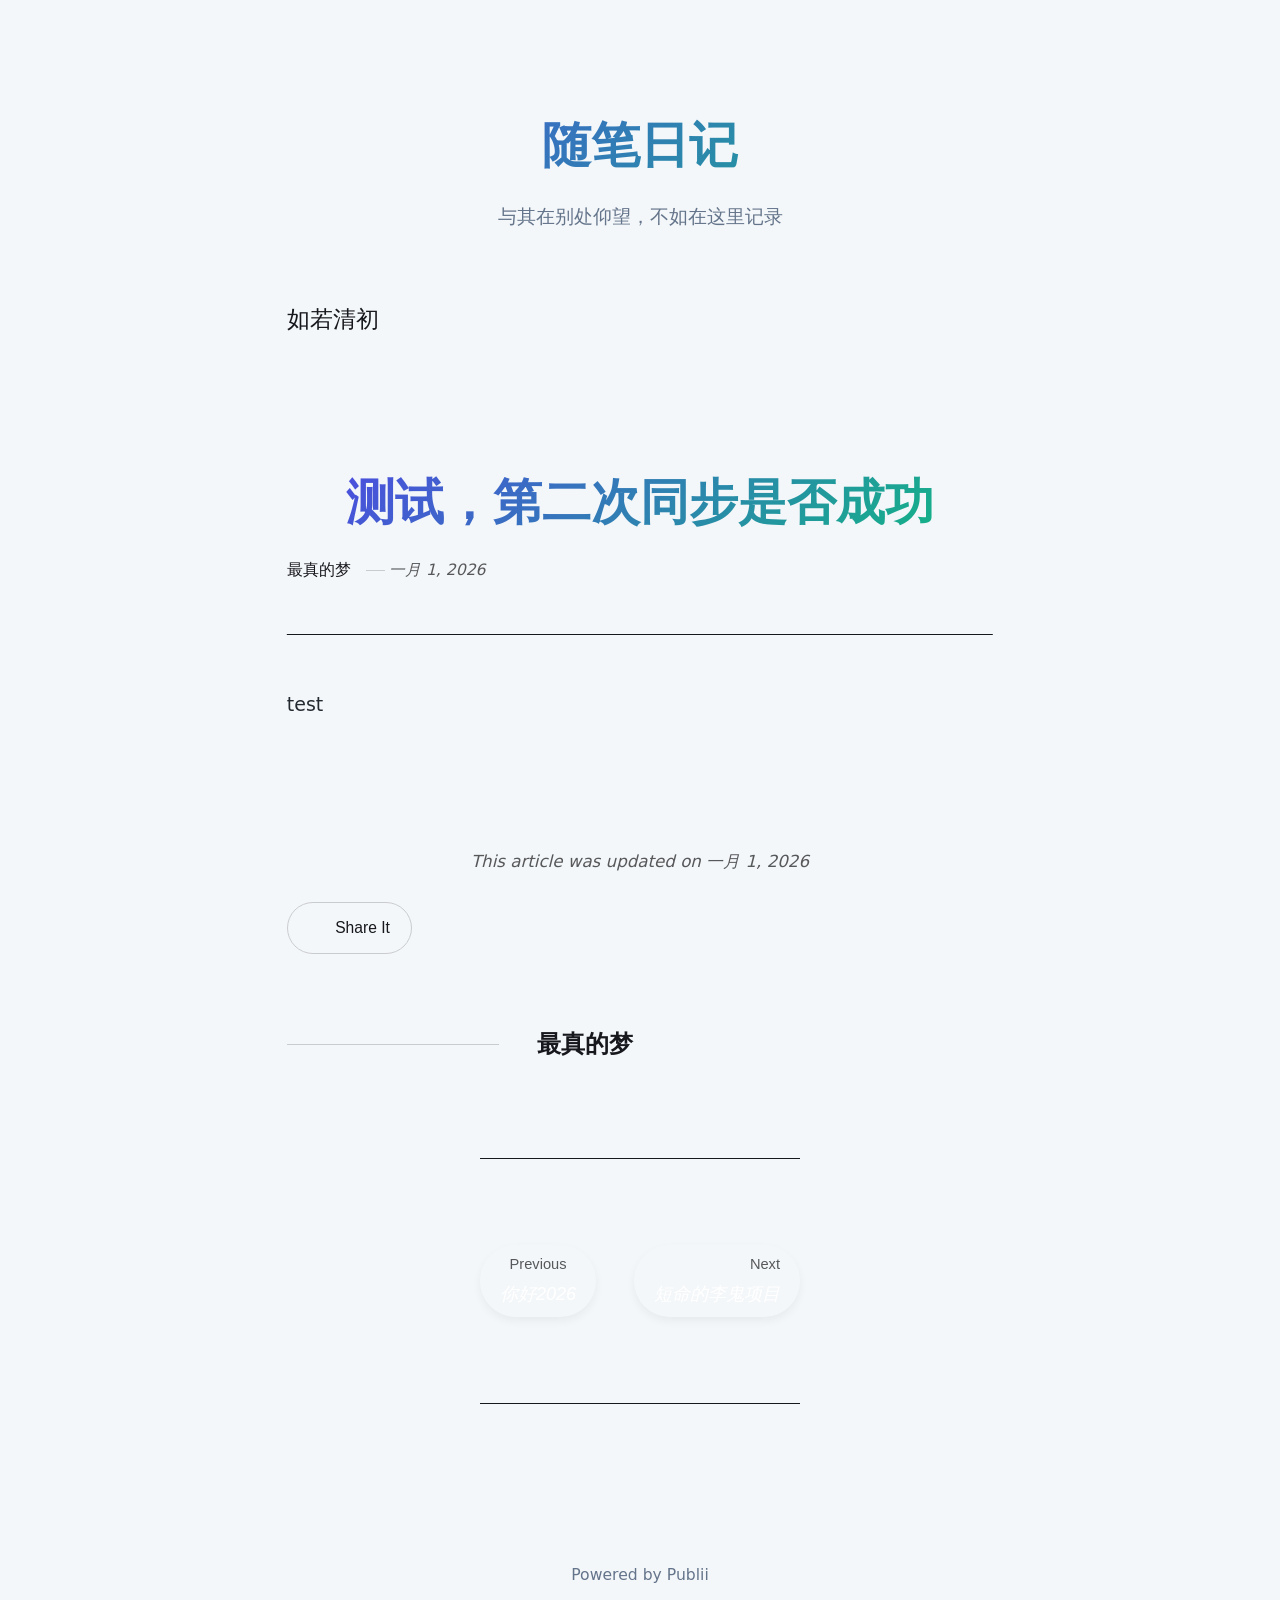
<file: ce-shidi-er-ci-tong-bu-shi-fou-cheng-gong.html>
<!DOCTYPE html><html lang="zh-cn"><head><meta charset="utf-8"><meta http-equiv="X-UA-Compatible" content="IE=edge"><meta name="viewport" content="width=device-width,initial-scale=1"><title>测试，第二次同步是否成功 - 如若清初</title><meta name="description" content="test"><meta name="generator" content="Publii Open-Source CMS for Static Site"><link rel="canonical" href="https://weijinpro.github.io/gh-pages/ce-shidi-er-ci-tong-bu-shi-fou-cheng-gong.html"><link rel="alternate" type="application/atom+xml" href="https://weijinpro.github.io/gh-pages/feed.xml" title="如若清初 - RSS"><link rel="alternate" type="application/json" href="https://weijinpro.github.io/gh-pages/feed.json" title="如若清初 - JSON"><meta property="og:title" content="测试，第二次同步是否成功"><meta property="og:site_name" content="如若清初"><meta property="og:description" content="test"><meta property="og:url" content="https://weijinpro.github.io/gh-pages/ce-shidi-er-ci-tong-bu-shi-fou-cheng-gong.html"><meta property="og:type" content="article"><link rel="stylesheet" href="https://weijinpro.github.io/gh-pages/assets/css/style.css?v=ff8572fa5810ca5ac93d30f82dda5213"><script type="application/ld+json">{"@context":"http://schema.org","@type":"Article","mainEntityOfPage":{"@type":"WebPage","@id":"https://weijinpro.github.io/gh-pages/ce-shidi-er-ci-tong-bu-shi-fou-cheng-gong.html"},"headline":"测试，第二次同步是否成功","datePublished":"2026-01-01T17:35+08:00","dateModified":"2026-01-01T17:35+08:00","description":"test","author":{"@type":"Person","name":"最真的梦","url":"https://weijinpro.github.io/gh-pages/authors/zui-zhen-de-meng/"},"publisher":{"@type":"Organization","name":"最真的梦"}}</script><noscript><style>img[loading] {
                    opacity: 1;
                }</style></noscript><header><h1>随笔日记</h1><p style="color: var(--text-muted);">与其在别处仰望，不如在这里记录</p></header></head><body class="post-template"><header class="top js-header"><a class="logo" href="https://weijinpro.github.io/gh-pages/">如若清初</a></header><main class="post"><article class="content"><div class="hero hero--noimage"><header class="hero__content"><div class="wrapper"><h1>测试，第二次同步是否成功</h1><div class="feed__meta content__meta"><a href="https://weijinpro.github.io/gh-pages/authors/zui-zhen-de-meng/" class="feed__author">最真的梦</a> <time datetime="2026-01-01T17:35" class="feed__date">一月 1, 2026</time></div></div></header></div><div class="entry-wrapper content__entry"><p>test</p></div><footer class="content__footer"><div class="entry-wrapper"><p class="content__updated">This article was updated on 一月 1, 2026</p><div class="content__actions"><div class="content__share"><button class="btn--icon content__share-button js-content__share-button"><svg width="20" height="20" aria-hidden="true"><use xlink:href="https://weijinpro.github.io/gh-pages/assets/svg/svg-map.svg#share"></use></svg> <span>Share It</span></button><div class="content__share-popup js-content__share-popup"></div></div></div><div class="content__bio bio"><div><h3 class="h4 bio__name"><a href="https://weijinpro.github.io/gh-pages/authors/zui-zhen-de-meng/" rel="author">最真的梦</a></h3></div></div></div><nav class="content__nav"><div class="wrapper"><div class="content__nav-inner"><div class="content__nav-prev"><a href="https://weijinpro.github.io/gh-pages/ni-hao-2026.html" class="content__nav-link" rel="prev"><div><span>Previous</span> 你好2026</div></a></div><div class="content__nav-next"><a href="https://weijinpro.github.io/gh-pages/duan-ming-de-li-gui-xiang-mu.html" class="content__nav-link" rel="next"><div><span>Next</span> 短命的李鬼项目</div></a></div></div></div></nav></footer></article></main><footer class="footer footer--glued"><div class="wrapper"><div class="footer__copyright">Powered by Publii</div><button id="backToTop" class="footer__bttop" aria-label="Back to top" title="Back to top"><svg width="20" height="20"><use xlink:href="https://weijinpro.github.io/gh-pages/assets/svg/svg-map.svg#toparrow"/></svg></button></div></footer><script defer="defer" src="https://weijinpro.github.io/gh-pages/assets/js/scripts.min.js?v=700105c316933a8202041b6415abb233"></script><script>window.publiiThemeMenuConfig={mobileMenuMode:'sidebar',animationSpeed:300,submenuWidth: 'auto',doubleClickTime:500,mobileMenuExpandableSubmenus:true,relatedContainerForOverlayMenuSelector:'.top'};</script><script>var images = document.querySelectorAll('img[loading]');
        for (var i = 0; i < images.length; i++) {
            if (images[i].complete) {
                images[i].classList.add('is-loaded');
            } else {
                images[i].addEventListener('load', function () {
                    this.classList.add('is-loaded');
                }, false);
            }
        }</script></body></html>
</file>
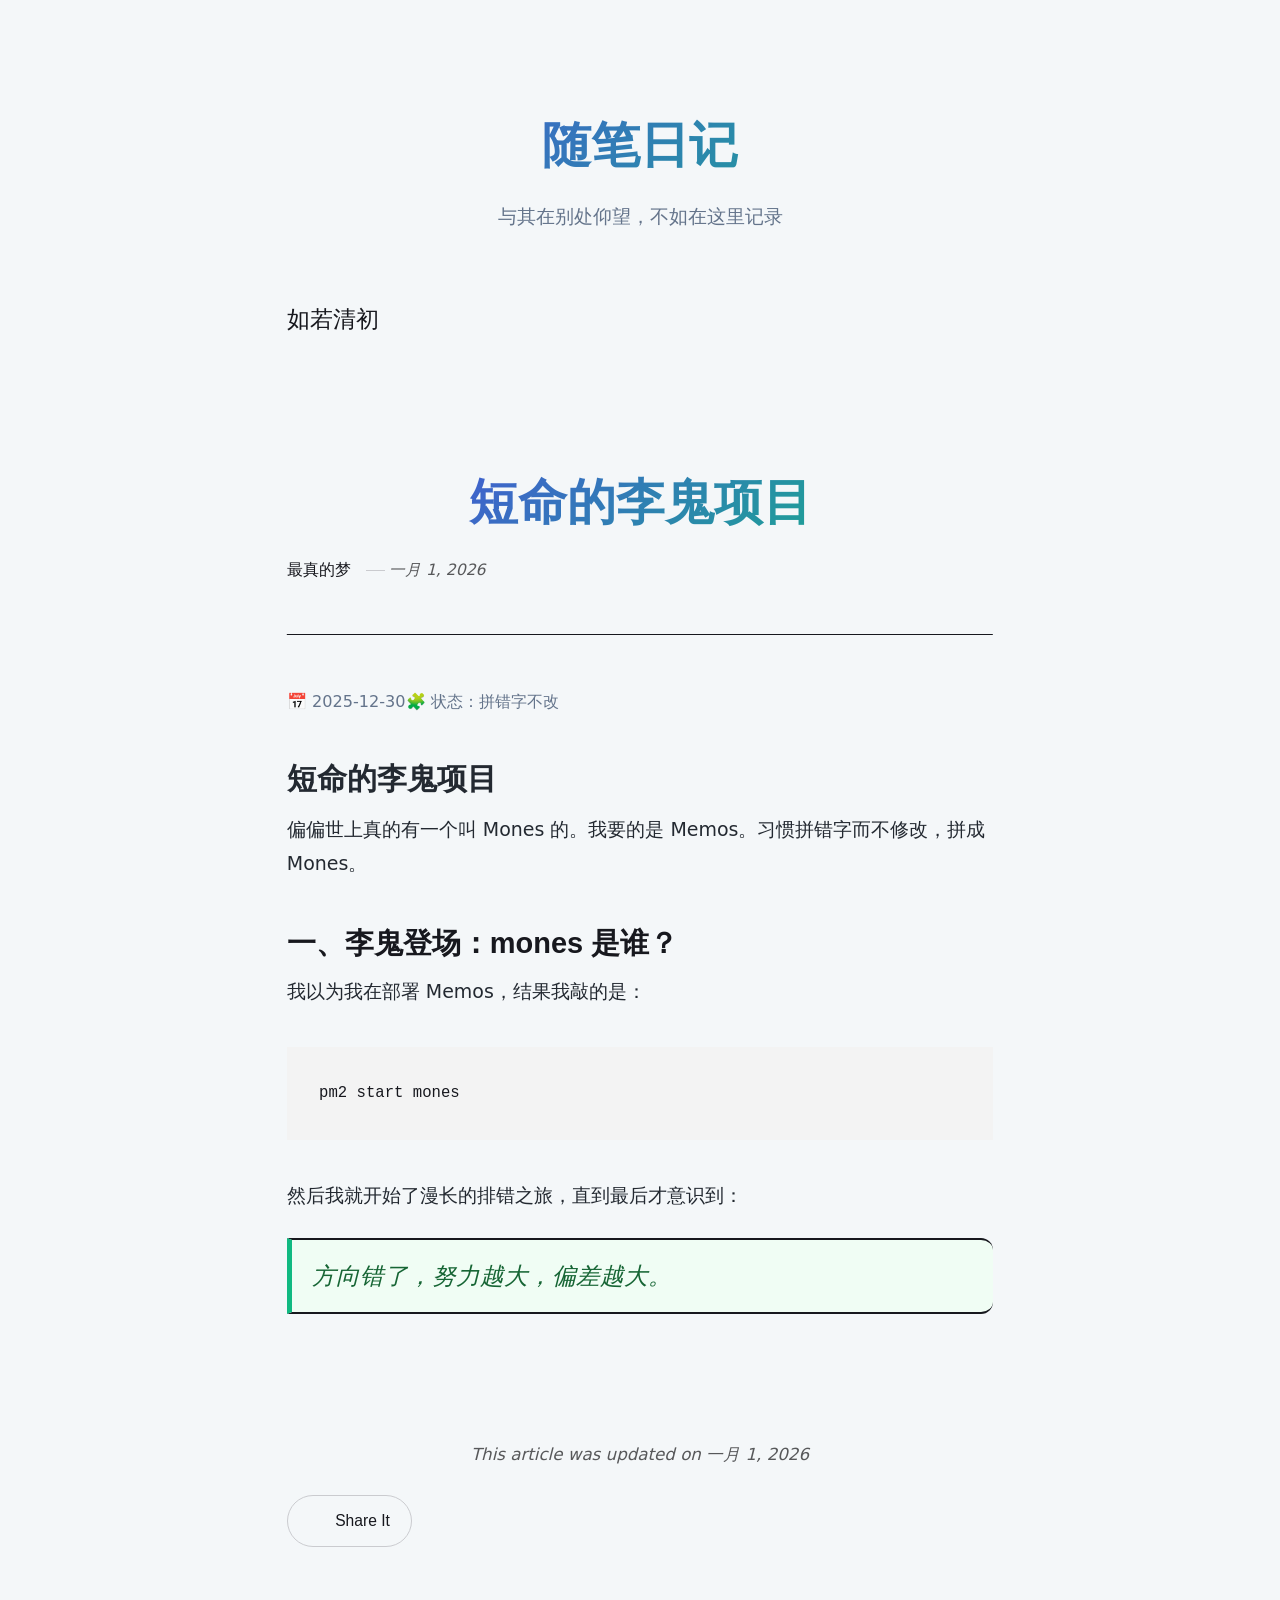
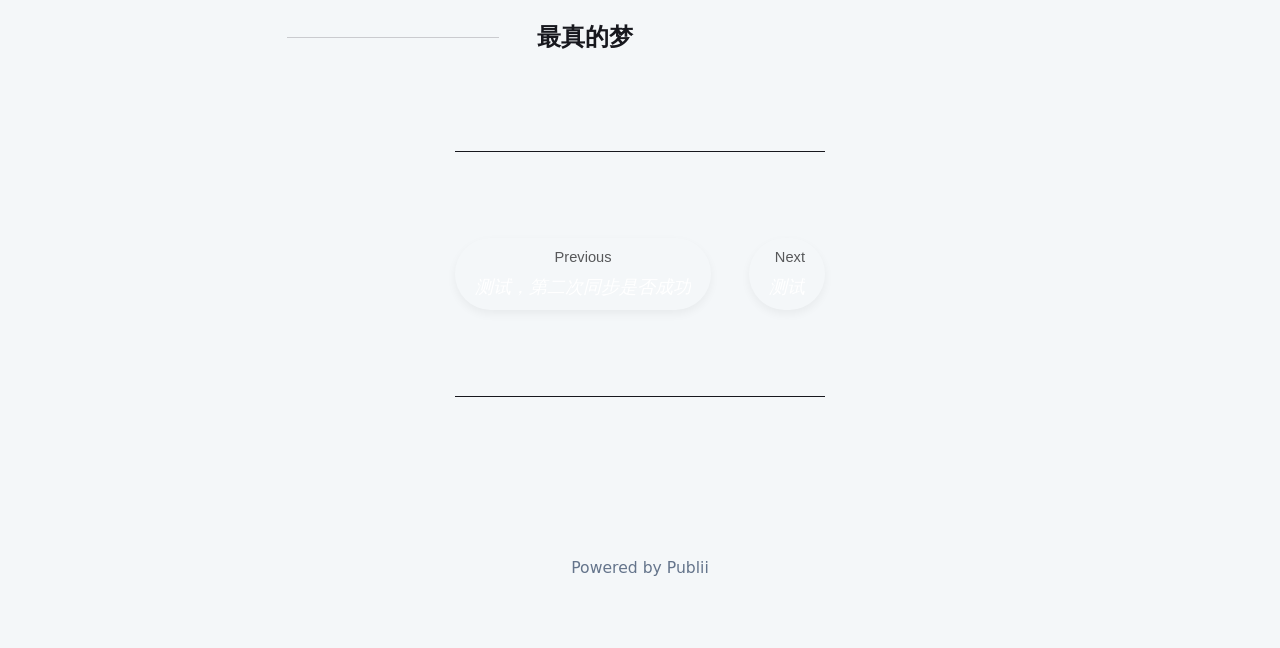
<file: duan-ming-de-li-gui-xiang-mu.html>
<!DOCTYPE html><html lang="zh-cn"><head><meta charset="utf-8"><meta http-equiv="X-UA-Compatible" content="IE=edge"><meta name="viewport" content="width=device-width,initial-scale=1"><title>短命的李鬼项目 - 如若清初</title><meta name="description" content="📅 2025-12-30🧩 状态：拼错字不改 短命的李鬼项目 偏偏世上真的有一个叫 Mones 的。我要的是 Memos。习惯拼错字而不修改，拼成 Mones。 我以为我在部署 Memos，结果我敲的是： pm2 start mones 然后我就开始了漫长的排错之旅，直到最后才意识到： 方向错了，努力越大，偏差越大。"><meta name="generator" content="Publii Open-Source CMS for Static Site"><link rel="canonical" href="https://weijinpro.github.io/gh-pages/duan-ming-de-li-gui-xiang-mu.html"><link rel="alternate" type="application/atom+xml" href="https://weijinpro.github.io/gh-pages/feed.xml" title="如若清初 - RSS"><link rel="alternate" type="application/json" href="https://weijinpro.github.io/gh-pages/feed.json" title="如若清初 - JSON"><meta property="og:title" content="短命的李鬼项目"><meta property="og:site_name" content="如若清初"><meta property="og:description" content="📅 2025-12-30🧩 状态：拼错字不改 短命的李鬼项目 偏偏世上真的有一个叫 Mones 的。我要的是 Memos。习惯拼错字而不修改，拼成 Mones。 我以为我在部署 Memos，结果我敲的是： pm2 start mones 然后我就开始了漫长的排错之旅，直到最后才意识到： 方向错了，努力越大，偏差越大。"><meta property="og:url" content="https://weijinpro.github.io/gh-pages/duan-ming-de-li-gui-xiang-mu.html"><meta property="og:type" content="article"><link rel="stylesheet" href="https://weijinpro.github.io/gh-pages/assets/css/style.css?v=ff8572fa5810ca5ac93d30f82dda5213"><script type="application/ld+json">{"@context":"http://schema.org","@type":"Article","mainEntityOfPage":{"@type":"WebPage","@id":"https://weijinpro.github.io/gh-pages/duan-ming-de-li-gui-xiang-mu.html"},"headline":"短命的李鬼项目","datePublished":"2026-01-01T18:27+08:00","dateModified":"2026-01-01T18:31+08:00","description":"📅 2025-12-30🧩 状态：拼错字不改 短命的李鬼项目 偏偏世上真的有一个叫 Mones 的。我要的是 Memos。习惯拼错字而不修改，拼成 Mones。 我以为我在部署 Memos，结果我敲的是： pm2 start mones 然后我就开始了漫长的排错之旅，直到最后才意识到： 方向错了，努力越大，偏差越大。","author":{"@type":"Person","name":"最真的梦","url":"https://weijinpro.github.io/gh-pages/authors/zui-zhen-de-meng/"},"publisher":{"@type":"Organization","name":"最真的梦"}}</script><noscript><style>img[loading] {
                    opacity: 1;
                }</style></noscript><header><h1>随笔日记</h1><p style="color: var(--text-muted);">与其在别处仰望，不如在这里记录</p></header></head><body class="post-template"><header class="top js-header"><a class="logo" href="https://weijinpro.github.io/gh-pages/">如若清初</a></header><main class="post"><article class="content"><div class="hero hero--noimage"><header class="hero__content"><div class="wrapper"><h1>短命的李鬼项目</h1><div class="feed__meta content__meta"><a href="https://weijinpro.github.io/gh-pages/authors/zui-zhen-de-meng/" class="feed__author">最真的梦</a> <time datetime="2026-01-01T18:27" class="feed__date">一月 1, 2026</time></div></div></header></div><div class="entry-wrapper content__entry"><div class="meta-info">📅 2025-12-30🧩 状态：拼错字不改</div><h2>短命的李鬼项目</h2><p>偏偏世上真的有一个叫 Mones 的。我要的是 Memos。习惯拼错字而不修改，拼成 Mones。</p><h3>一、李鬼登场：mones 是谁？</h3><p>我以为我在部署 Memos，结果我敲的是：</p><pre><code>pm2 start mones</code></pre><p>然后我就开始了漫长的排错之旅，直到最后才意识到：</p><blockquote>方向错了，努力越大，偏差越大。</blockquote></div><footer class="content__footer"><div class="entry-wrapper"><p class="content__updated">This article was updated on 一月 1, 2026</p><div class="content__actions"><div class="content__share"><button class="btn--icon content__share-button js-content__share-button"><svg width="20" height="20" aria-hidden="true"><use xlink:href="https://weijinpro.github.io/gh-pages/assets/svg/svg-map.svg#share"></use></svg> <span>Share It</span></button><div class="content__share-popup js-content__share-popup"></div></div></div><div class="content__bio bio"><div><h3 class="h4 bio__name"><a href="https://weijinpro.github.io/gh-pages/authors/zui-zhen-de-meng/" rel="author">最真的梦</a></h3></div></div></div><nav class="content__nav"><div class="wrapper"><div class="content__nav-inner"><div class="content__nav-prev"><a href="https://weijinpro.github.io/gh-pages/ce-shidi-er-ci-tong-bu-shi-fou-cheng-gong.html" class="content__nav-link" rel="prev"><div><span>Previous</span> 测试，第二次同步是否成功</div></a></div><div class="content__nav-next"><a href="https://weijinpro.github.io/gh-pages/ce-shi.html" class="content__nav-link" rel="next"><div><span>Next</span> 测试</div></a></div></div></div></nav></footer></article></main><footer class="footer footer--glued"><div class="wrapper"><div class="footer__copyright">Powered by Publii</div><button id="backToTop" class="footer__bttop" aria-label="Back to top" title="Back to top"><svg width="20" height="20"><use xlink:href="https://weijinpro.github.io/gh-pages/assets/svg/svg-map.svg#toparrow"/></svg></button></div></footer><script defer="defer" src="https://weijinpro.github.io/gh-pages/assets/js/scripts.min.js?v=700105c316933a8202041b6415abb233"></script><script>window.publiiThemeMenuConfig={mobileMenuMode:'sidebar',animationSpeed:300,submenuWidth: 'auto',doubleClickTime:500,mobileMenuExpandableSubmenus:true,relatedContainerForOverlayMenuSelector:'.top'};</script><script>var images = document.querySelectorAll('img[loading]');
        for (var i = 0; i < images.length; i++) {
            if (images[i].complete) {
                images[i].classList.add('is-loaded');
            } else {
                images[i].addEventListener('load', function () {
                    this.classList.add('is-loaded');
                }, false);
            }
        }</script></body></html>
</file>
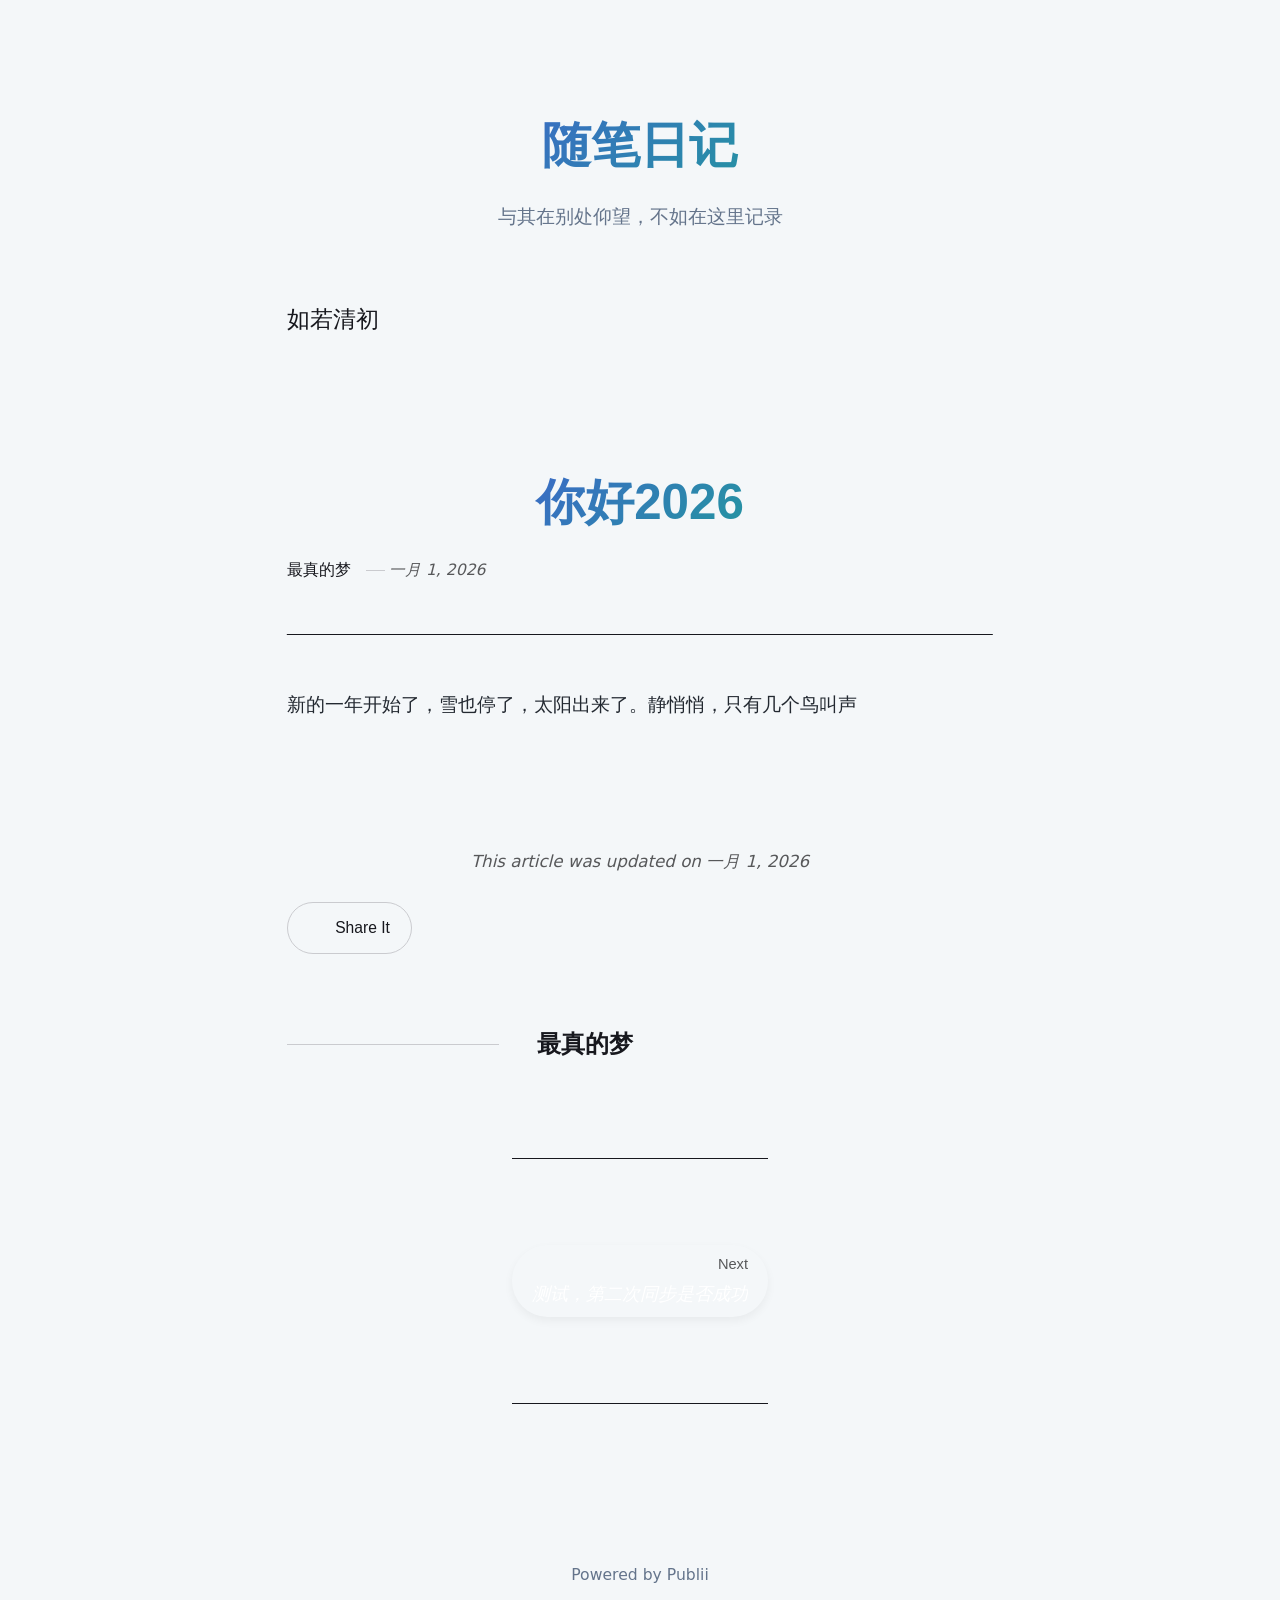
<file: ni-hao-2026.html>
<!DOCTYPE html><html lang="zh-cn"><head><meta charset="utf-8"><meta http-equiv="X-UA-Compatible" content="IE=edge"><meta name="viewport" content="width=device-width,initial-scale=1"><title>你好2026 - 如若清初</title><meta name="description" content="新的一年开始了，雪也停了，太阳出来了。静悄悄，只有几个鸟叫声"><meta name="generator" content="Publii Open-Source CMS for Static Site"><link rel="canonical" href="https://weijinpro.github.io/gh-pages/ni-hao-2026.html"><link rel="alternate" type="application/atom+xml" href="https://weijinpro.github.io/gh-pages/feed.xml" title="如若清初 - RSS"><link rel="alternate" type="application/json" href="https://weijinpro.github.io/gh-pages/feed.json" title="如若清初 - JSON"><meta property="og:title" content="你好2026"><meta property="og:site_name" content="如若清初"><meta property="og:description" content="新的一年开始了，雪也停了，太阳出来了。静悄悄，只有几个鸟叫声"><meta property="og:url" content="https://weijinpro.github.io/gh-pages/ni-hao-2026.html"><meta property="og:type" content="article"><link rel="stylesheet" href="https://weijinpro.github.io/gh-pages/assets/css/style.css?v=ff8572fa5810ca5ac93d30f82dda5213"><script type="application/ld+json">{"@context":"http://schema.org","@type":"Article","mainEntityOfPage":{"@type":"WebPage","@id":"https://weijinpro.github.io/gh-pages/ni-hao-2026.html"},"headline":"你好2026","datePublished":"2026-01-01T12:03+08:00","dateModified":"2026-01-01T12:04+08:00","description":"新的一年开始了，雪也停了，太阳出来了。静悄悄，只有几个鸟叫声","author":{"@type":"Person","name":"最真的梦","url":"https://weijinpro.github.io/gh-pages/authors/zui-zhen-de-meng/"},"publisher":{"@type":"Organization","name":"最真的梦"}}</script><noscript><style>img[loading] {
                    opacity: 1;
                }</style></noscript><header><h1>随笔日记</h1><p style="color: var(--text-muted);">与其在别处仰望，不如在这里记录</p></header></head><body class="post-template"><header class="top js-header"><a class="logo" href="https://weijinpro.github.io/gh-pages/">如若清初</a></header><main class="post"><article class="content"><div class="hero hero--noimage"><header class="hero__content"><div class="wrapper"><h1>你好2026</h1><div class="feed__meta content__meta"><a href="https://weijinpro.github.io/gh-pages/authors/zui-zhen-de-meng/" class="feed__author">最真的梦</a> <time datetime="2026-01-01T12:03" class="feed__date">一月 1, 2026</time></div></div></header></div><div class="entry-wrapper content__entry"><p>新的一年开始了，雪也停了，太阳出来了。静悄悄，只有几个鸟叫声</p></div><footer class="content__footer"><div class="entry-wrapper"><p class="content__updated">This article was updated on 一月 1, 2026</p><div class="content__actions"><div class="content__share"><button class="btn--icon content__share-button js-content__share-button"><svg width="20" height="20" aria-hidden="true"><use xlink:href="https://weijinpro.github.io/gh-pages/assets/svg/svg-map.svg#share"></use></svg> <span>Share It</span></button><div class="content__share-popup js-content__share-popup"></div></div></div><div class="content__bio bio"><div><h3 class="h4 bio__name"><a href="https://weijinpro.github.io/gh-pages/authors/zui-zhen-de-meng/" rel="author">最真的梦</a></h3></div></div></div><nav class="content__nav"><div class="wrapper"><div class="content__nav-inner"><div class="content__nav-next"><a href="https://weijinpro.github.io/gh-pages/ce-shidi-er-ci-tong-bu-shi-fou-cheng-gong.html" class="content__nav-link" rel="next"><div><span>Next</span> 测试，第二次同步是否成功</div></a></div></div></div></nav></footer></article></main><footer class="footer footer--glued"><div class="wrapper"><div class="footer__copyright">Powered by Publii</div><button id="backToTop" class="footer__bttop" aria-label="Back to top" title="Back to top"><svg width="20" height="20"><use xlink:href="https://weijinpro.github.io/gh-pages/assets/svg/svg-map.svg#toparrow"/></svg></button></div></footer><script defer="defer" src="https://weijinpro.github.io/gh-pages/assets/js/scripts.min.js?v=700105c316933a8202041b6415abb233"></script><script>window.publiiThemeMenuConfig={mobileMenuMode:'sidebar',animationSpeed:300,submenuWidth: 'auto',doubleClickTime:500,mobileMenuExpandableSubmenus:true,relatedContainerForOverlayMenuSelector:'.top'};</script><script>var images = document.querySelectorAll('img[loading]');
        for (var i = 0; i < images.length; i++) {
            if (images[i].complete) {
                images[i].classList.add('is-loaded');
            } else {
                images[i].addEventListener('load', function () {
                    this.classList.add('is-loaded');
                }, false);
            }
        }</script></body></html>
</file>
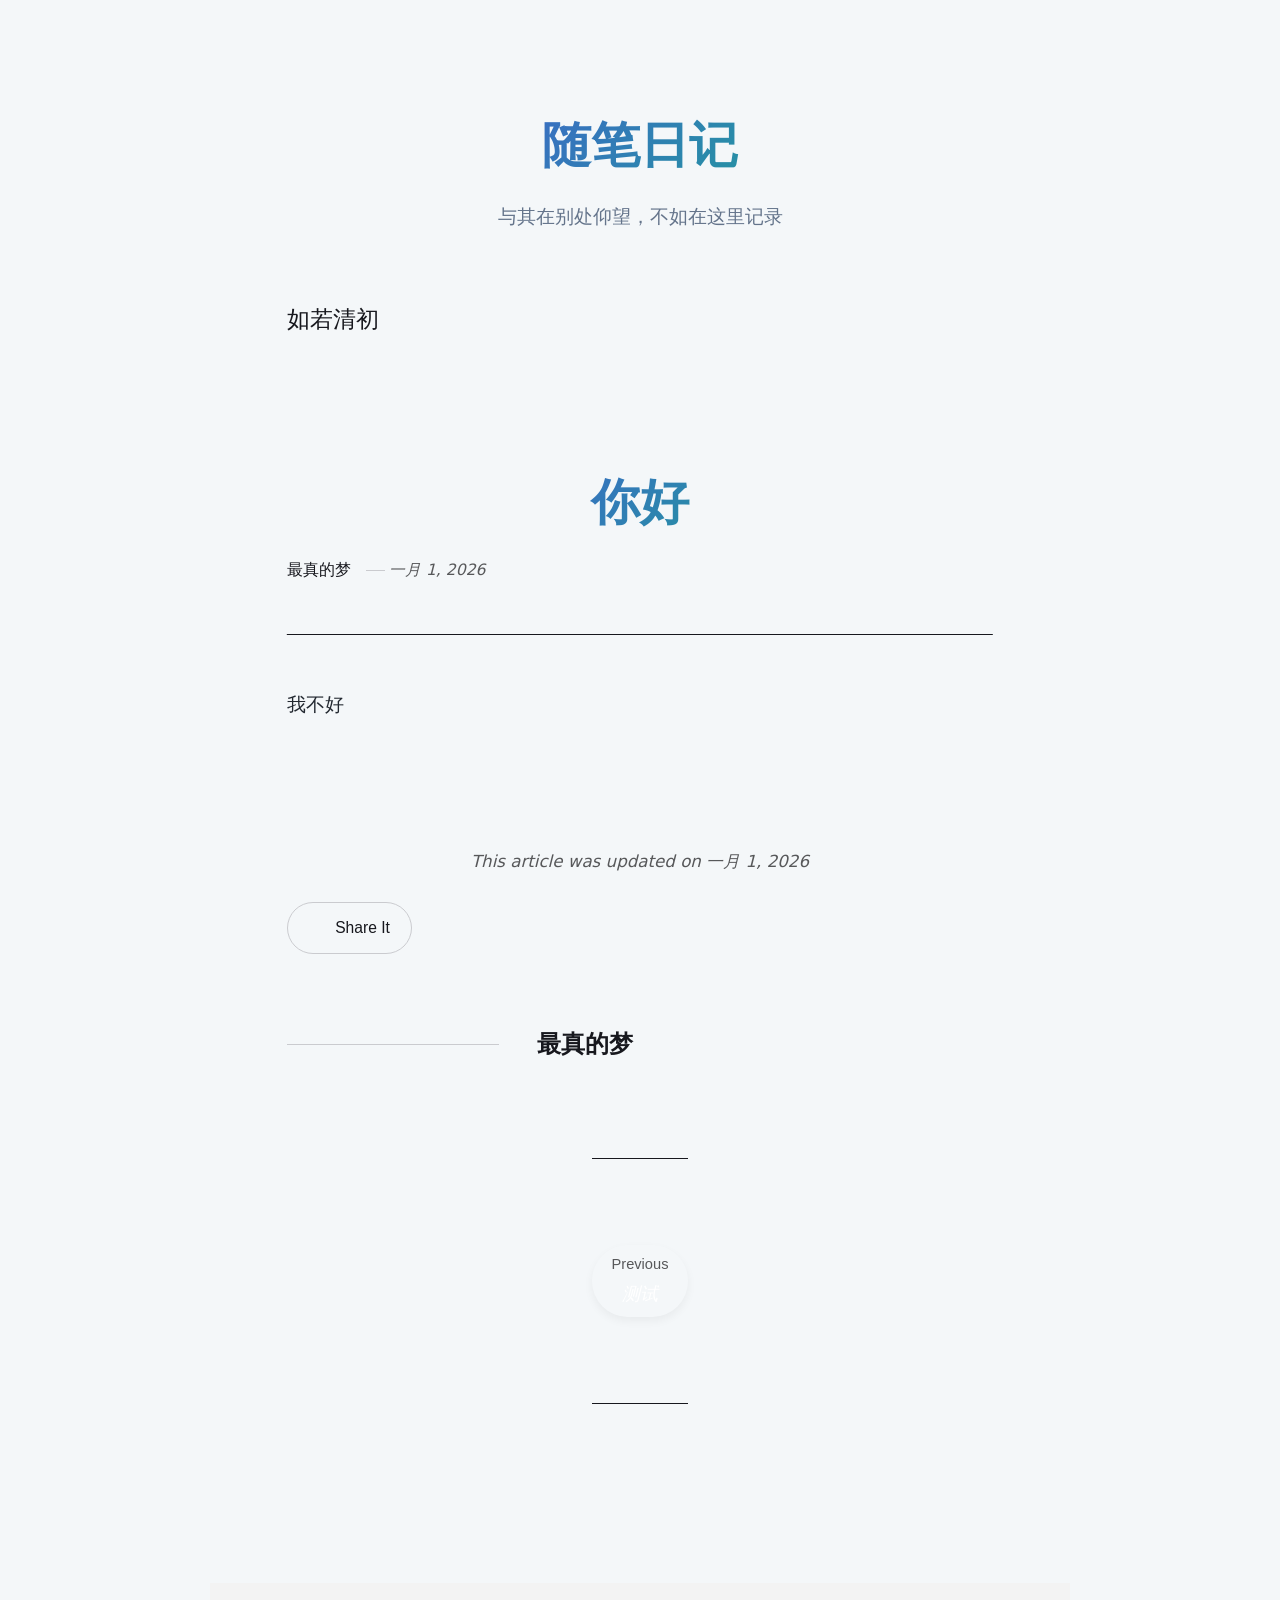
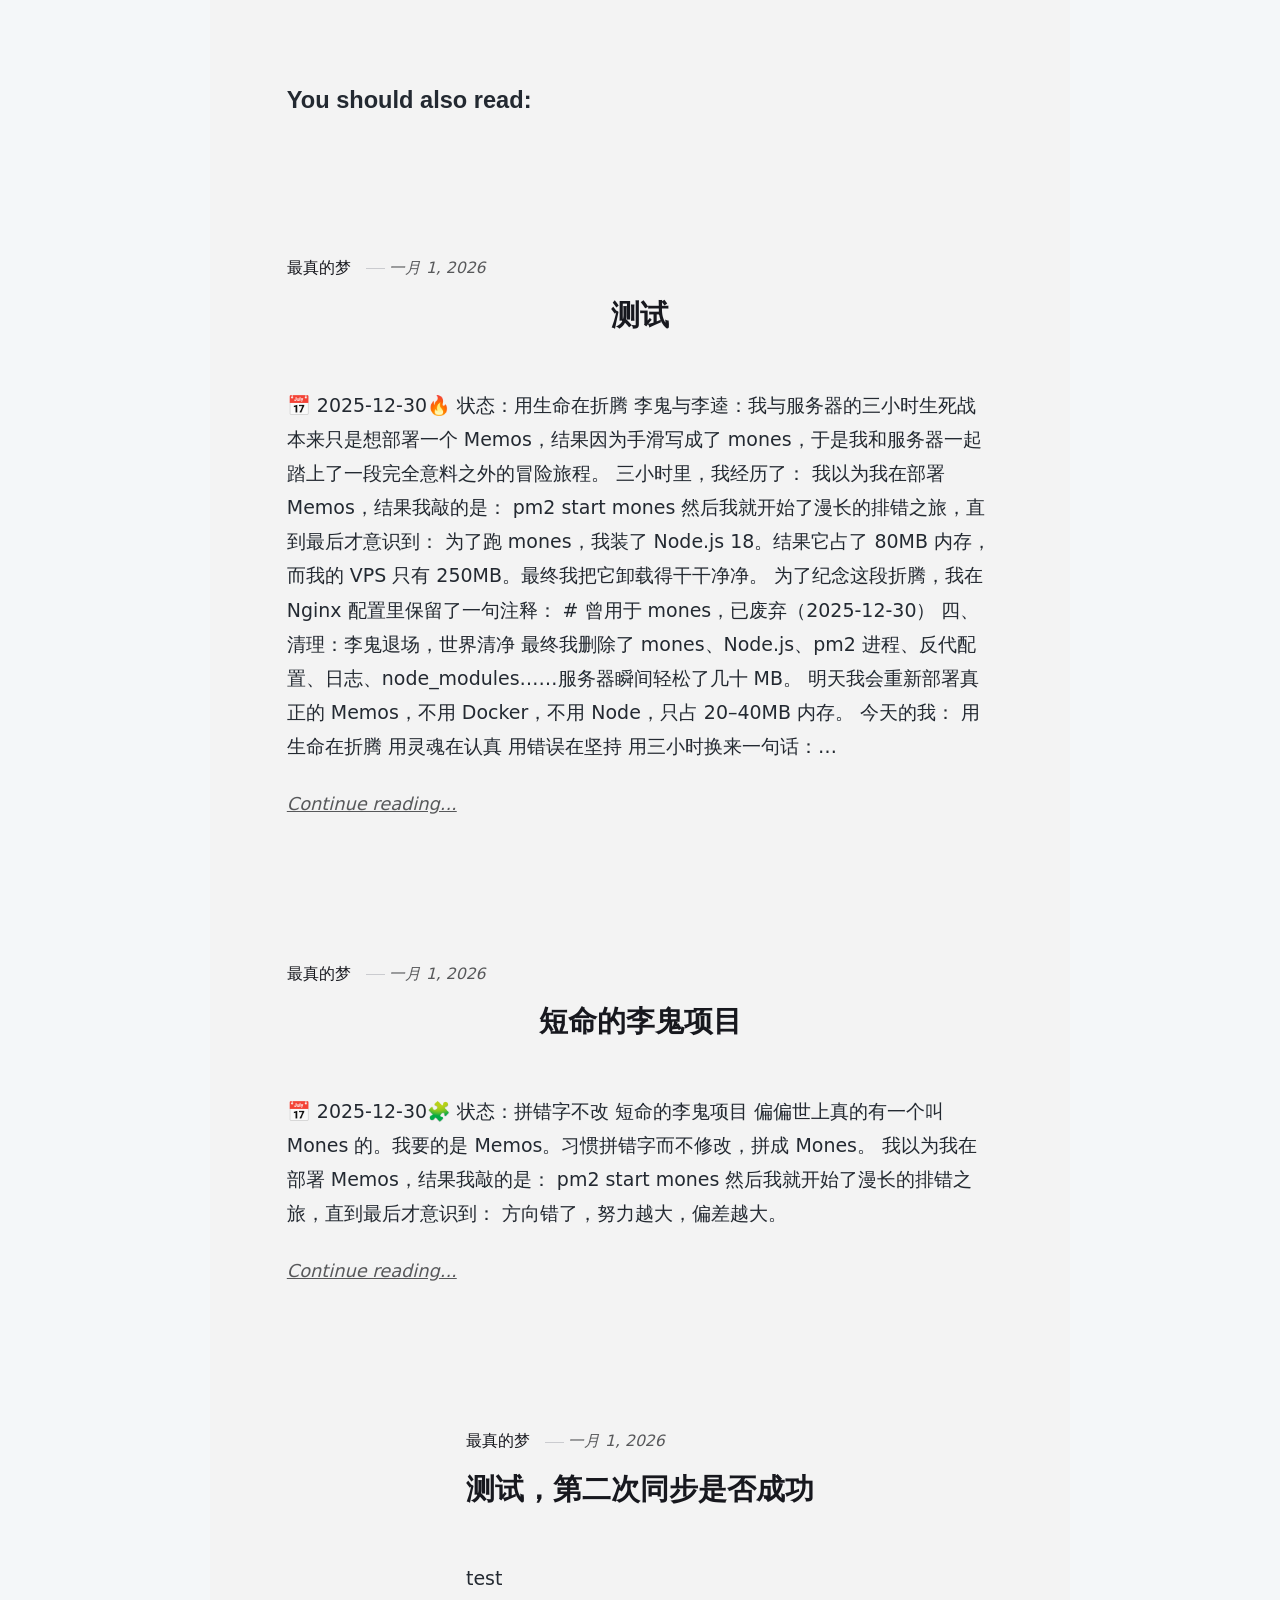
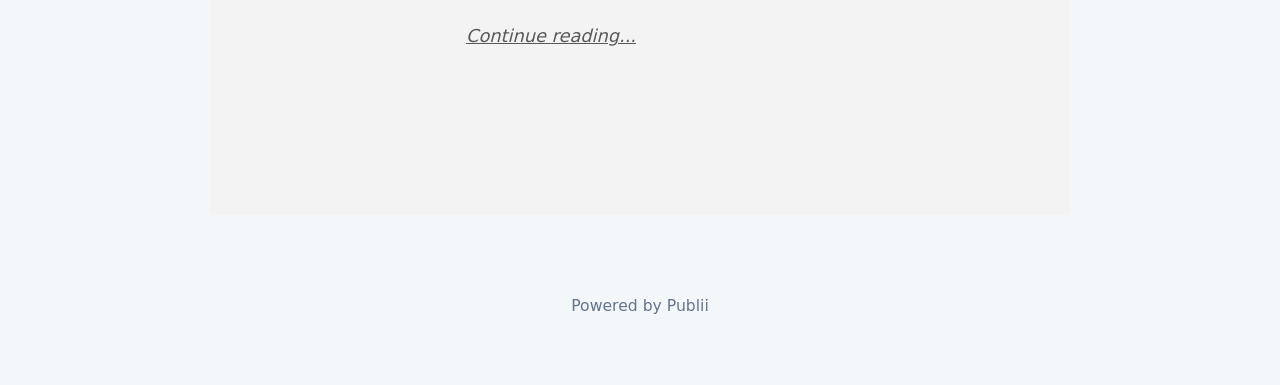
<file: ni-hao.html>
<!DOCTYPE html><html lang="zh-cn"><head><meta charset="utf-8"><meta http-equiv="X-UA-Compatible" content="IE=edge"><meta name="viewport" content="width=device-width,initial-scale=1"><title>你好 - 如若清初</title><meta name="description" content="我不好"><meta name="generator" content="Publii Open-Source CMS for Static Site"><link rel="canonical" href="https://weijinpro.github.io/gh-pages/ni-hao.html"><link rel="alternate" type="application/atom+xml" href="https://weijinpro.github.io/gh-pages/feed.xml" title="如若清初 - RSS"><link rel="alternate" type="application/json" href="https://weijinpro.github.io/gh-pages/feed.json" title="如若清初 - JSON"><meta property="og:title" content="你好"><meta property="og:site_name" content="如若清初"><meta property="og:description" content="我不好"><meta property="og:url" content="https://weijinpro.github.io/gh-pages/ni-hao.html"><meta property="og:type" content="article"><link rel="stylesheet" href="https://weijinpro.github.io/gh-pages/assets/css/style.css?v=ff8572fa5810ca5ac93d30f82dda5213"><script type="application/ld+json">{"@context":"http://schema.org","@type":"Article","mainEntityOfPage":{"@type":"WebPage","@id":"https://weijinpro.github.io/gh-pages/ni-hao.html"},"headline":"你好","datePublished":"2026-01-01T18:56+08:00","dateModified":"2026-01-01T18:56+08:00","description":"我不好","author":{"@type":"Person","name":"最真的梦","url":"https://weijinpro.github.io/gh-pages/authors/zui-zhen-de-meng/"},"publisher":{"@type":"Organization","name":"最真的梦"}}</script><noscript><style>img[loading] {
                    opacity: 1;
                }</style></noscript><header><h1>随笔日记</h1><p style="color: var(--text-muted);">与其在别处仰望，不如在这里记录</p></header></head><body class="post-template"><header class="top js-header"><a class="logo" href="https://weijinpro.github.io/gh-pages/">如若清初</a></header><main class="post"><article class="content"><div class="hero hero--noimage"><header class="hero__content"><div class="wrapper"><h1>你好</h1><div class="feed__meta content__meta"><a href="https://weijinpro.github.io/gh-pages/authors/zui-zhen-de-meng/" class="feed__author">最真的梦</a> <time datetime="2026-01-01T18:56" class="feed__date">一月 1, 2026</time></div></div></header></div><div class="entry-wrapper content__entry"><p>我不好</p></div><footer class="content__footer"><div class="entry-wrapper"><p class="content__updated">This article was updated on 一月 1, 2026</p><div class="content__actions"><div class="content__share"><button class="btn--icon content__share-button js-content__share-button"><svg width="20" height="20" aria-hidden="true"><use xlink:href="https://weijinpro.github.io/gh-pages/assets/svg/svg-map.svg#share"></use></svg> <span>Share It</span></button><div class="content__share-popup js-content__share-popup"></div></div></div><div class="content__bio bio"><div><h3 class="h4 bio__name"><a href="https://weijinpro.github.io/gh-pages/authors/zui-zhen-de-meng/" rel="author">最真的梦</a></h3></div></div></div><nav class="content__nav"><div class="wrapper"><div class="content__nav-inner"><div class="content__nav-prev"><a href="https://weijinpro.github.io/gh-pages/ce-shi.html" class="content__nav-link" rel="prev"><div><span>Previous</span> 测试</div></a></div></div></div></nav></footer></article><div class="content__related related"><div class="wrapper"><h2 class="h4 related__title">You should also read:</h2><article class="feed__item feed__item--centered"><div class="feed__content"><header><div class="feed__meta"><a href="https://weijinpro.github.io/gh-pages/authors/zui-zhen-de-meng/" class="feed__author">最真的梦</a> <time datetime="2026-01-01T18:53" class="feed__date">一月 1, 2026</time></div><h3 class="feed__title"><a href="https://weijinpro.github.io/gh-pages/ce-shi.html">测试</a></h3></header><p>📅 2025-12-30🔥 状态：用生命在折腾 李鬼与李逵：我与服务器的三小时生死战 本来只是想部署一个 Memos，结果因为手滑写成了 mones，于是我和服务器一起踏上了一段完全意料之外的冒险旅程。 三小时里，我经历了： 我以为我在部署 Memos，结果我敲的是： pm2 start mones 然后我就开始了漫长的排错之旅，直到最后才意识到： 为了跑 mones，我装了 Node.js 18。结果它占了 80MB 内存，而我的 VPS 只有 250MB。最终我把它卸载得干干净净。 为了纪念这段折腾，我在 Nginx 配置里保留了一句注释： # 曾用于 mones，已废弃（2025-12-30） 四、清理：李鬼退场，世界清净 最终我删除了 mones、Node.js、pm2 进程、反代配置、日志、node_modules……服务器瞬间轻松了几十 MB。 明天我会重新部署真正的 Memos，不用 Docker，不用 Node，只占 20–40MB 内存。 今天的我： 用生命在折腾 用灵魂在认真 用错误在坚持 用三小时换来一句话：&hellip;</p><a href="https://weijinpro.github.io/gh-pages/ce-shi.html" class="readmore feed__readmore">Continue reading...</a></div></article><article class="feed__item feed__item--centered"><div class="feed__content"><header><div class="feed__meta"><a href="https://weijinpro.github.io/gh-pages/authors/zui-zhen-de-meng/" class="feed__author">最真的梦</a> <time datetime="2026-01-01T18:27" class="feed__date">一月 1, 2026</time></div><h3 class="feed__title"><a href="https://weijinpro.github.io/gh-pages/duan-ming-de-li-gui-xiang-mu.html">短命的李鬼项目</a></h3></header><p>📅 2025-12-30🧩 状态：拼错字不改 短命的李鬼项目 偏偏世上真的有一个叫 Mones 的。我要的是 Memos。习惯拼错字而不修改，拼成 Mones。 我以为我在部署 Memos，结果我敲的是： pm2 start mones 然后我就开始了漫长的排错之旅，直到最后才意识到： 方向错了，努力越大，偏差越大。</p><a href="https://weijinpro.github.io/gh-pages/duan-ming-de-li-gui-xiang-mu.html" class="readmore feed__readmore">Continue reading...</a></div></article><article class="feed__item feed__item--centered"><div class="feed__content"><header><div class="feed__meta"><a href="https://weijinpro.github.io/gh-pages/authors/zui-zhen-de-meng/" class="feed__author">最真的梦</a> <time datetime="2026-01-01T17:35" class="feed__date">一月 1, 2026</time></div><h3 class="feed__title"><a href="https://weijinpro.github.io/gh-pages/ce-shidi-er-ci-tong-bu-shi-fou-cheng-gong.html">测试，第二次同步是否成功</a></h3></header><p>test</p><a href="https://weijinpro.github.io/gh-pages/ce-shidi-er-ci-tong-bu-shi-fou-cheng-gong.html" class="readmore feed__readmore">Continue reading...</a></div></article></div></div></main><footer class="footer footer--glued"><div class="wrapper"><div class="footer__copyright">Powered by Publii</div><button id="backToTop" class="footer__bttop" aria-label="Back to top" title="Back to top"><svg width="20" height="20"><use xlink:href="https://weijinpro.github.io/gh-pages/assets/svg/svg-map.svg#toparrow"/></svg></button></div></footer><script defer="defer" src="https://weijinpro.github.io/gh-pages/assets/js/scripts.min.js?v=700105c316933a8202041b6415abb233"></script><script>window.publiiThemeMenuConfig={mobileMenuMode:'sidebar',animationSpeed:300,submenuWidth: 'auto',doubleClickTime:500,mobileMenuExpandableSubmenus:true,relatedContainerForOverlayMenuSelector:'.top'};</script><script>var images = document.querySelectorAll('img[loading]');
        for (var i = 0; i < images.length; i++) {
            if (images[i].complete) {
                images[i].classList.add('is-loaded');
            } else {
                images[i].addEventListener('load', function () {
                    this.classList.add('is-loaded');
                }, false);
            }
        }</script></body></html>
</file>
